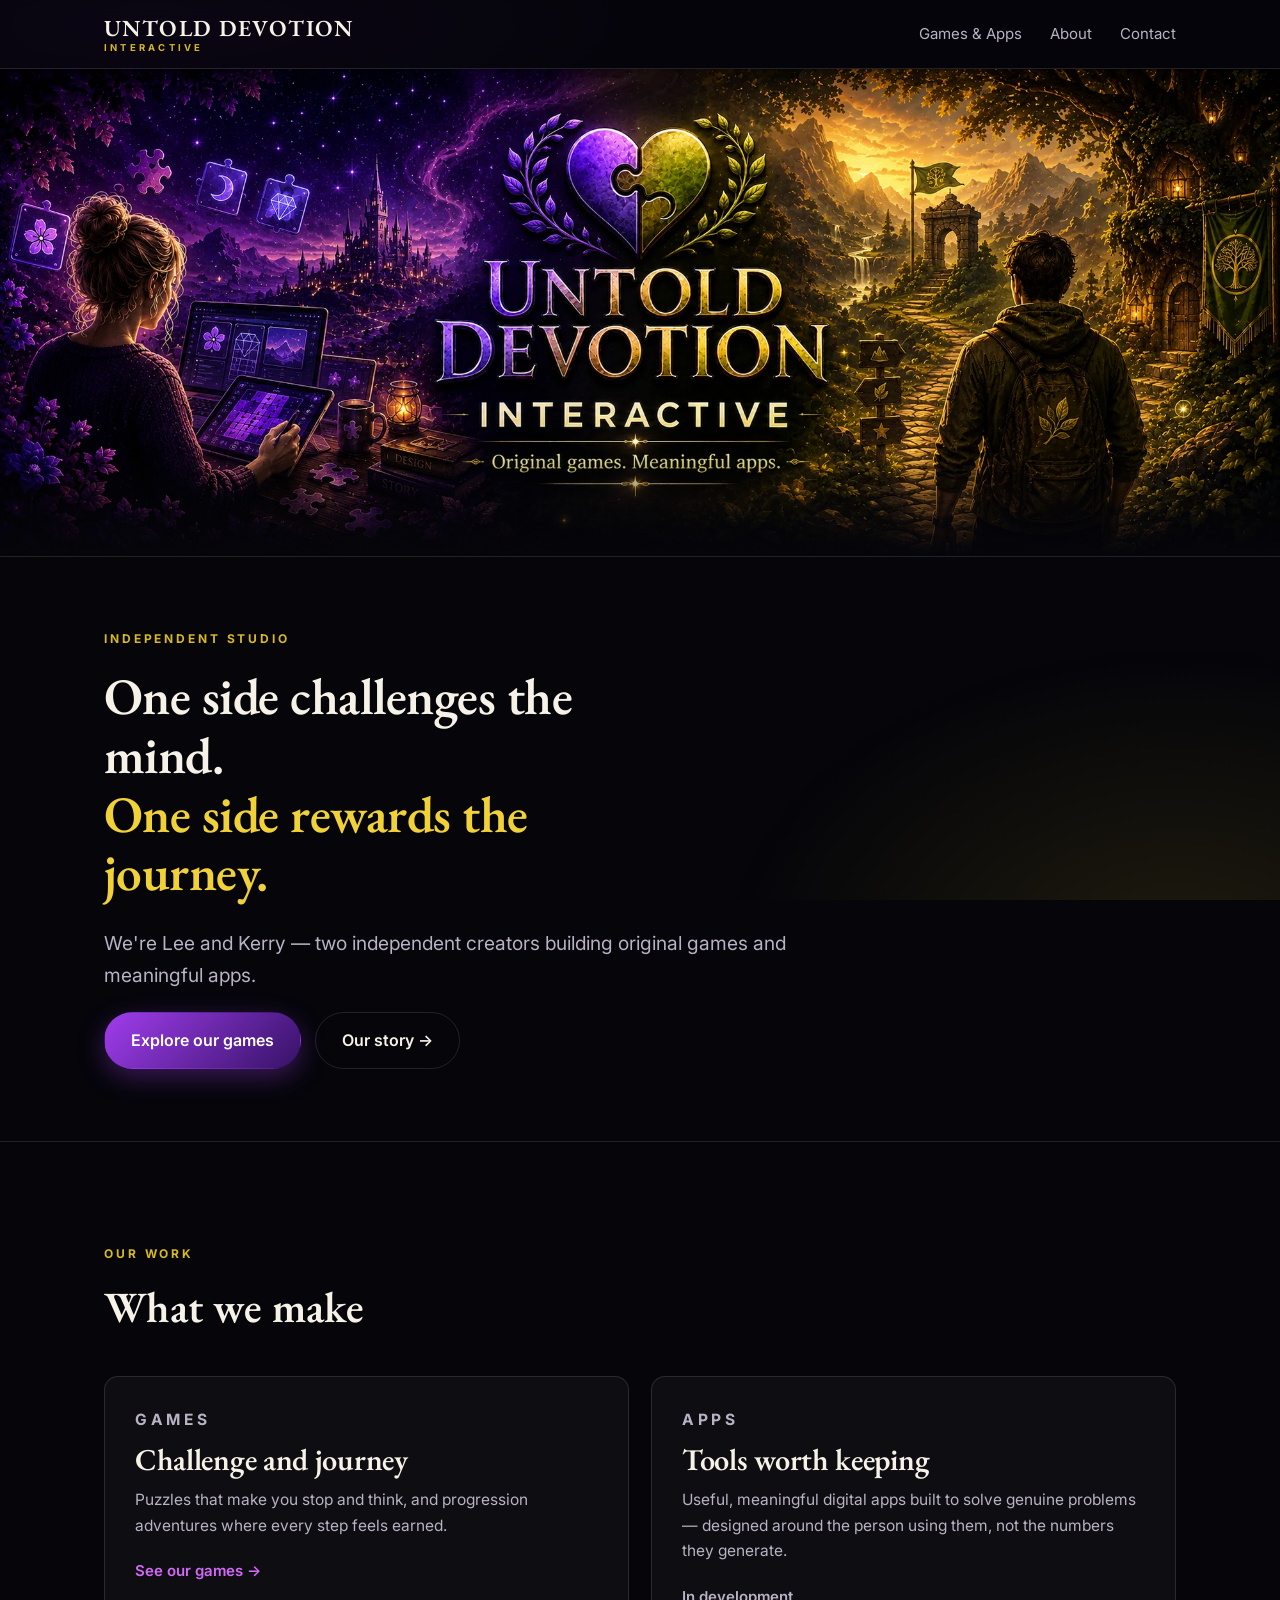
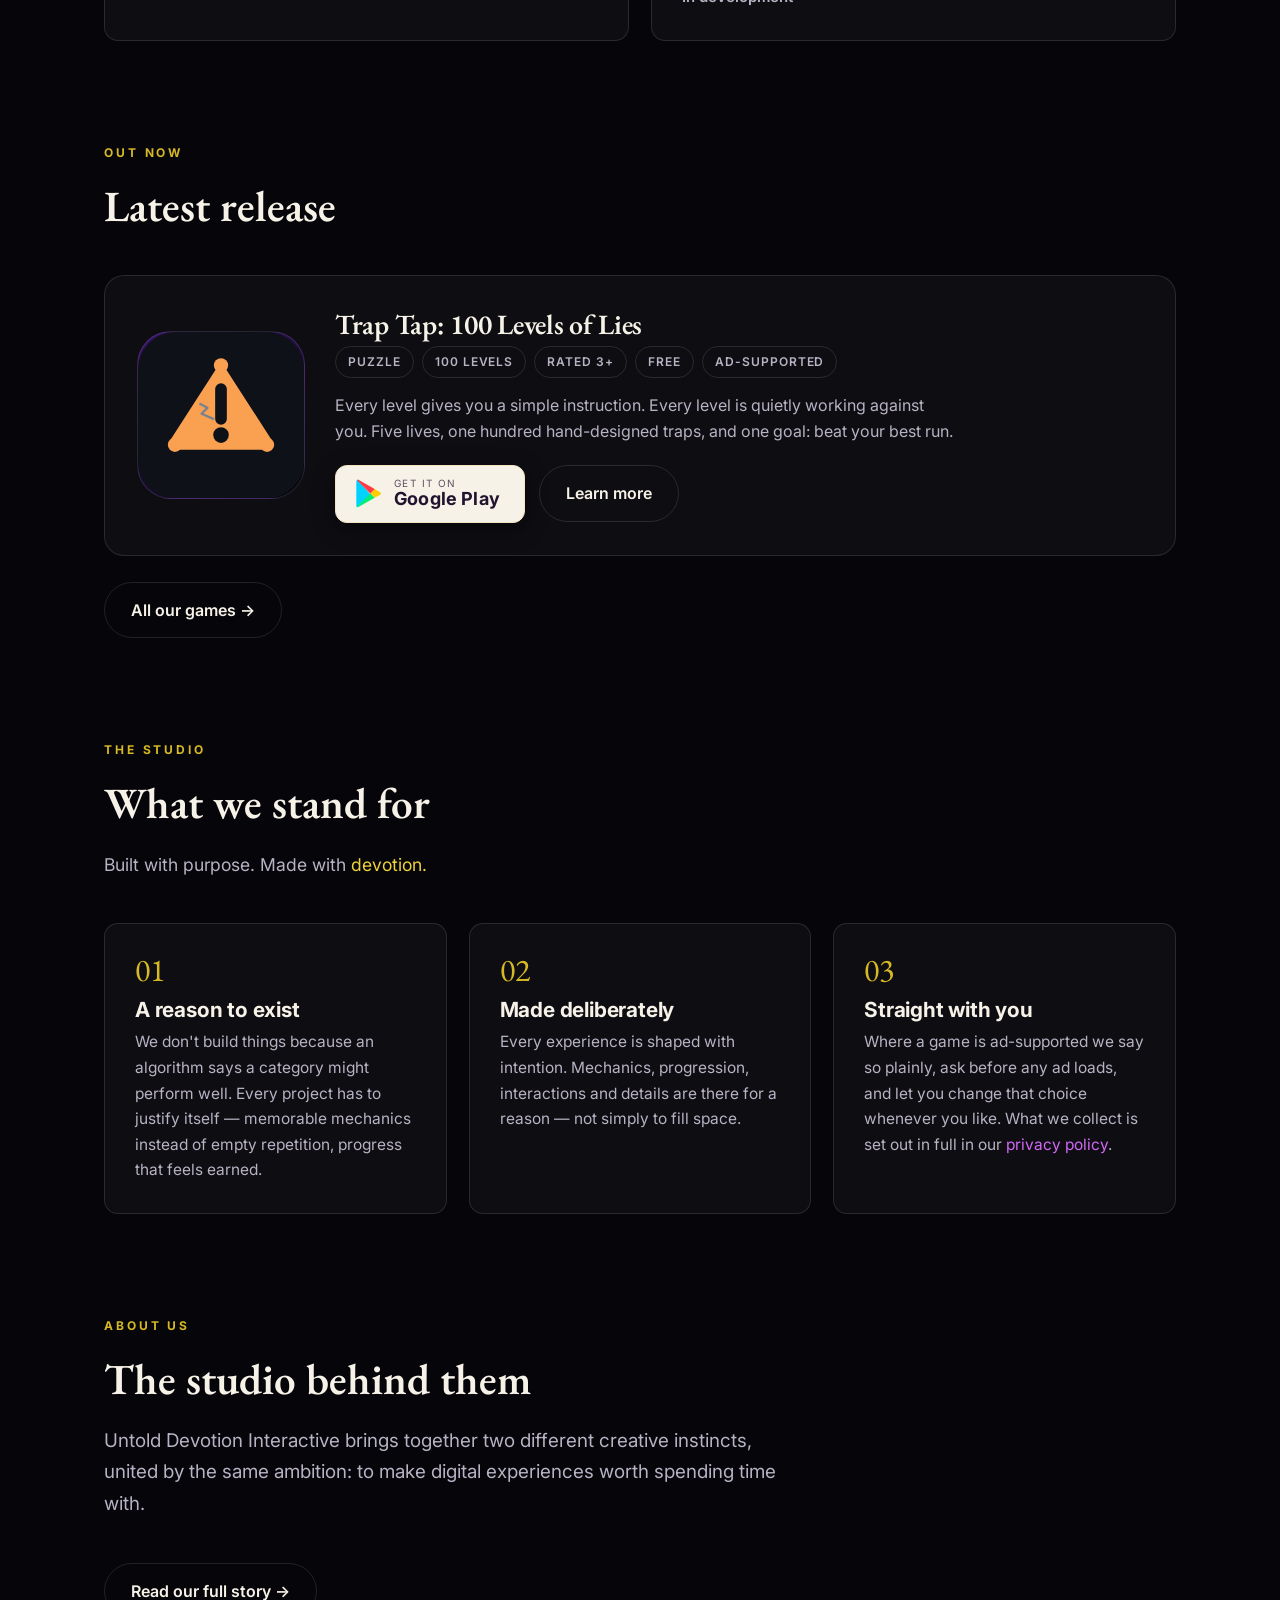
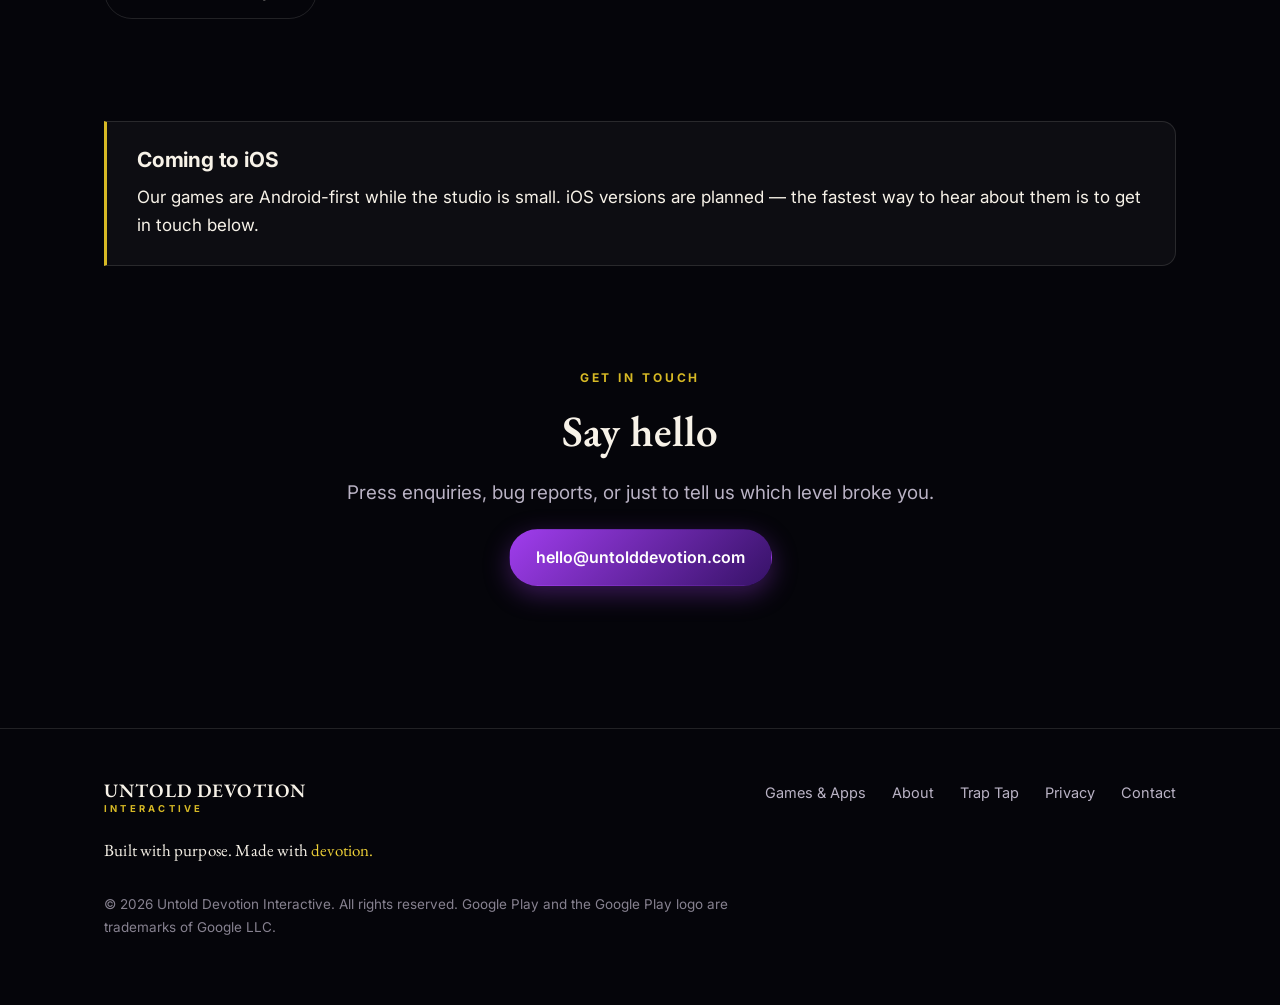
<file: index.html>
<!DOCTYPE html>
<html lang="en-GB">
<head>
<meta charset="utf-8">
<meta name="viewport" content="width=device-width, initial-scale=1">
<title>Untold Devotion Interactive — Original games. Meaningful apps.</title>
<meta name="description" content="Untold Devotion Interactive is Lee and Kerry — two independent creators making original games and meaningful apps. Built with purpose. Made with devotion.">
<link rel="canonical" href="https://untolddevotion.com/">
<meta name="theme-color" content="#05050A">

<meta property="og:type" content="website">
<meta property="og:site_name" content="Untold Devotion Interactive">
<meta property="og:title" content="Untold Devotion Interactive">
<meta property="og:description" content="Original games. Meaningful apps. Made by two independent creators.">
<meta property="og:url" content="https://untolddevotion.com/">
<meta property="og:image" content="https://untolddevotion.com/assets/brand/og-image.jpg">
<meta name="twitter:card" content="summary_large_image">

<link rel="icon" href="/favicon.ico" sizes="any">
<link rel="icon" href="/assets/brand/mark.svg" type="image/svg+xml">
<link rel="apple-touch-icon" href="/assets/brand/touch-icon.png">

<link rel="preconnect" href="https://fonts.googleapis.com">
<link rel="preconnect" href="https://fonts.gstatic.com" crossorigin>
<link href="https://fonts.googleapis.com/css2?family=EB+Garamond:wght@500;600&family=Inter:wght@400;600;700&display=swap" rel="stylesheet">
<link rel="stylesheet" href="/assets/site.css?v=19122ed1">
<link rel="preload" as="image" href="/assets/brand/banner.webp" type="image/webp" media="(min-width: 701px)">

<script type="application/ld+json">
{
  "@context": "https://schema.org",
  "@type": "Organization",
  "name": "Untold Devotion Interactive",
  "url": "https://untolddevotion.com/",
  "logo": "https://untolddevotion.com/assets/brand/og-image.jpg",
  "description": "Independent studio founded by Lee and Kerry, making original games and meaningful apps.",
  "founder": [{"@type":"Person","name":"Lee"},{"@type":"Person","name":"Kerry"}]
}
</script>
</head>
<body>
<a class="skip" href="#main">Skip to content</a>

<header class="site-header">
  <div class="wrap">
    <a class="brand" href="/">
      <span class="brand-name">Untold Devotion</span>
      <span class="brand-sub">Interactive</span>
    </a>
    <nav class="nav" aria-label="Main">
      <a href="/games/">Games &amp; Apps</a>
      <a href="/about/">About</a>
      <a href="/#contact">Contact</a>
    </nav>
  </div>
</header>

<main id="main">

  <section class="banner" aria-label="Untold Devotion Interactive">
    <picture>
      <source media="(max-width: 700px)" type="image/webp" srcset="/assets/brand/banner-mobile.webp">
      <source media="(max-width: 700px)" srcset="/assets/brand/banner-mobile.jpg">
      <source type="image/webp" srcset="/assets/brand/banner.webp">
      <img src="/assets/brand/banner.jpg"
           alt="Untold Devotion Interactive — a purple, star-lit world of puzzles on one side and a golden, sunlit path through woodland on the other"
           width="2000" height="761" fetchpriority="high"
           onerror="this.closest('.banner').remove()">
    </picture>
  </section>

  <section class="hero" style="padding-block:clamp(40px,6vw,72px)">
    <div class="wrap">
      <p class="eyebrow">Independent Studio</p>
      <h1 style="font-size:clamp(1.75rem,6.6vw,3.2rem);max-width:22ch">One side challenges the mind.<br><span class="gold">One side rewards the journey.</span></h1>
      <p class="lede" style="font-size:1.2rem">We're Lee and Kerry — two independent creators building original games and meaningful apps.</p>
      <div class="btn-row">
        <a class="btn btn-primary" href="/games/">Explore our games</a>
        <a class="btn btn-ghost" href="/about/">Our story →</a>
      </div>
    </div>
  </section>

  <hr class="rule">

  <section id="what-we-make">
    <div class="wrap">
      <div class="section-head">
        <p class="eyebrow">Our work</p>
        <h2>What we make</h2>
      </div>

      <div class="grid grid-2">
        <a class="card route-card" href="/games/">
          <p class="eyebrow" style="margin-bottom:10px">Games</p>
          <h3 style="font-family:var(--display);font-size:1.9rem;font-weight:600;margin-bottom:10px">Challenge and journey</h3>
          <p style="margin-bottom:18px">Puzzles that make you stop and think, and progression adventures where every step feels earned.</p>
          <span class="route-link">See our games →</span>
        </a>

        <div class="card">
          <p class="eyebrow" style="margin-bottom:10px">Apps</p>
          <h3 style="font-family:var(--display);font-size:1.9rem;font-weight:600;margin-bottom:10px">Tools worth keeping</h3>
          <p style="margin-bottom:18px">Useful, meaningful digital apps built to solve genuine problems — designed around the person using them, not the numbers they generate.</p>
          <span class="route-link" style="color:var(--text-dim)">In development</span>
        </div>
      </div>
    </div>
  </section>

  <section id="games" style="padding-top:0">
    <div class="wrap">
      <div class="section-head">
        <p class="eyebrow">Out now</p>
        <h2>Latest release</h2>
      </div>

      <article class="game-card">
        <div class="art">
          <img src="/assets/games/traptap/icon.svg" alt="Trap Tap app icon" width="512" height="512">
        </div>
        <div>
          <h3>Trap Tap: 100 Levels of Lies</h3>
          <ul class="meta">
            <li>Puzzle</li>
            <li>100 Levels</li>
            <li>Rated 3+</li>
            <li>Free</li>
            <li>Ad-supported</li>
          </ul>
          <p class="lede" style="font-size:1rem;margin-bottom:20px">Every level gives you a simple instruction. Every level is quietly working against you. Five lives, one hundred hand-designed traps, and one goal: beat your best run.</p>
          <div class="btn-row">
            <a class="badge-store" href="https://play.google.com/store/apps/details?id=com.untolddevotion.traptap" target="_blank" rel="noopener">
              <svg viewBox="0 0 512 566" aria-hidden="true" focusable="false">
                <path fill="#00D2FF" d="M22 8C12 18 6 34 6 55v456c0 21 6 37 16 47l3 2 256-256v-6L25 6z"/>
                <path fill="#FFCE00" d="M366 369l-85-85v-6l85-85 2 1 101 57c29 16 29 43 0 60l-101 57z"/>
                <path fill="#00F076" d="M368 368l-87-87L22 540c10 10 25 11 43 1l303-173"/>
                <path fill="#FF3A44" d="M368 194L65 22C47 11 32 13 22 23l259 258z"/>
              </svg>
              <span class="badge-text">
                <span class="badge-small">Get it on</span>
                <span class="badge-big">Google Play</span>
              </span>
            </a>
            <a class="btn btn-ghost" href="/traptap/">Learn more</a>
          </div>
        </div>
      </article>

      <div class="btn-row" style="margin-top:26px">
        <a class="btn btn-ghost" href="/games/">All our games →</a>
      </div>
    </div>
  </section>

  <section id="studio" style="padding-top:0">
    <div class="wrap">
      <div class="section-head">
        <p class="eyebrow">The Studio</p>
        <h2>What we stand for</h2>
        <p class="lede" style="font-size:1.1rem">Built with purpose. Made with <span class="gold">devotion.</span></p>
      </div>
      <div class="grid grid-3">
        <div class="card">
          <div class="num">01</div>
          <h3>A reason to exist</h3>
          <p>We don't build things because an algorithm says a category might perform well. Every project has to justify itself — memorable mechanics instead of empty repetition, progress that feels earned.</p>
        </div>
        <div class="card">
          <div class="num">02</div>
          <h3>Made deliberately</h3>
          <p>Every experience is shaped with intention. Mechanics, progression, interactions and details are there for a reason — not simply to fill space.</p>
        </div>
        <div class="card">
          <div class="num">03</div>
          <h3>Straight with you</h3>
          <p>Where a game is ad-supported we say so plainly, ask before any ad loads, and let you change that choice whenever you like. What we collect is set out in full in our <a href="/privacy/">privacy policy</a>.</p>
        </div>
      </div>
    </div>
  </section>

  <section id="about" style="padding-top:0">
    <div class="wrap">
      <div class="section-head">
        <p class="eyebrow">About Us</p>
        <h2>The studio behind them</h2>
        <p class="lede">Untold Devotion Interactive brings together two different creative instincts, united by the same ambition: to make digital experiences worth spending time with.</p>
      </div>
      <div class="btn-row" style="margin-top:32px">
        <a class="btn btn-ghost" href="/about/">Read our full story →</a>
      </div>
    </div>
  </section>

  <section class="cta-band" style="padding-top:0">
    <div class="wrap">
      <div class="callout" style="text-align:left">
        <h3>Coming to iOS</h3>
        <p>Our games are Android-first while the studio is small. iOS versions are planned — the fastest way to hear about them is to get in touch below.</p>
      </div>
    </div>
  </section>

  <section id="contact" style="padding-top:0">
    <div class="wrap cta-band">
      <p class="eyebrow">Get in touch</p>
      <h2>Say hello</h2>
      <p class="lede" style="margin-inline:auto;text-align:center">Press enquiries, bug reports, or just to tell us which level broke you.</p>
      <div class="btn-row">
        <a class="btn btn-primary" href="mailto:hello@untolddevotion.com">hello@untolddevotion.com</a>
      </div>
    </div>
  </section>

</main>

<footer class="site-footer">
  <div class="wrap">
    <div class="footer-grid">
      <div>
        <a class="brand" href="/">
          <span class="brand-name" style="font-size:19px">Untold Devotion</span>
          <span class="brand-sub">Interactive</span>
        </a>
      </div>
      <nav class="footer-links" aria-label="Footer">
        <a href="/games/">Games &amp; Apps</a>
        <a href="/about/">About</a>
        <a href="/traptap/">Trap Tap</a>
        <a href="/privacy/">Privacy</a>
        <a href="mailto:hello@untolddevotion.com">Contact</a>
      </nav>
    </div>
    <p class="footer-tagline">Built with purpose. Made with <span class="gold">devotion.</span></p>
    <p class="footer-legal">
      © <span id="yr">2026</span> Untold Devotion Interactive. All rights reserved.
      Google Play and the Google Play logo are trademarks of Google LLC.
    </p>
  </div>
</footer>

<script>document.getElementById('yr').textContent = new Date().getFullYear();</script>
</body>
</html>
</file>
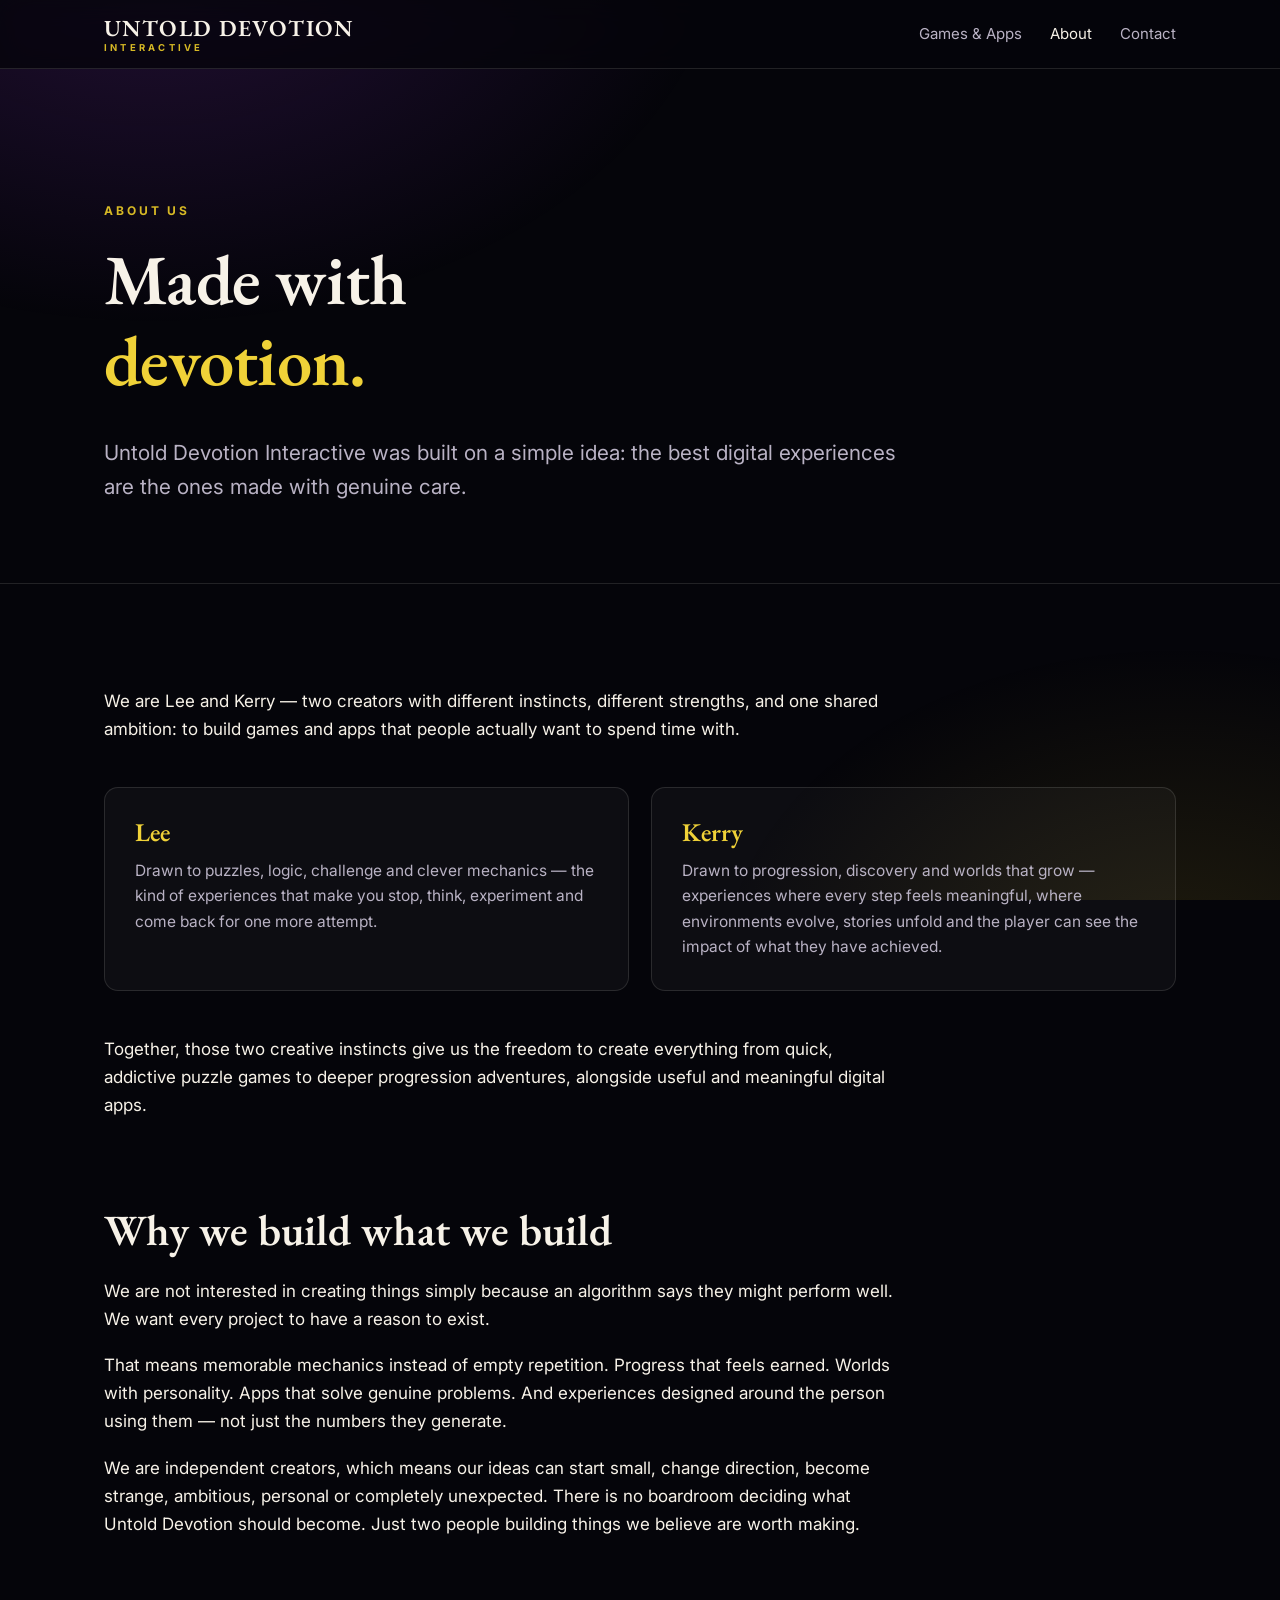
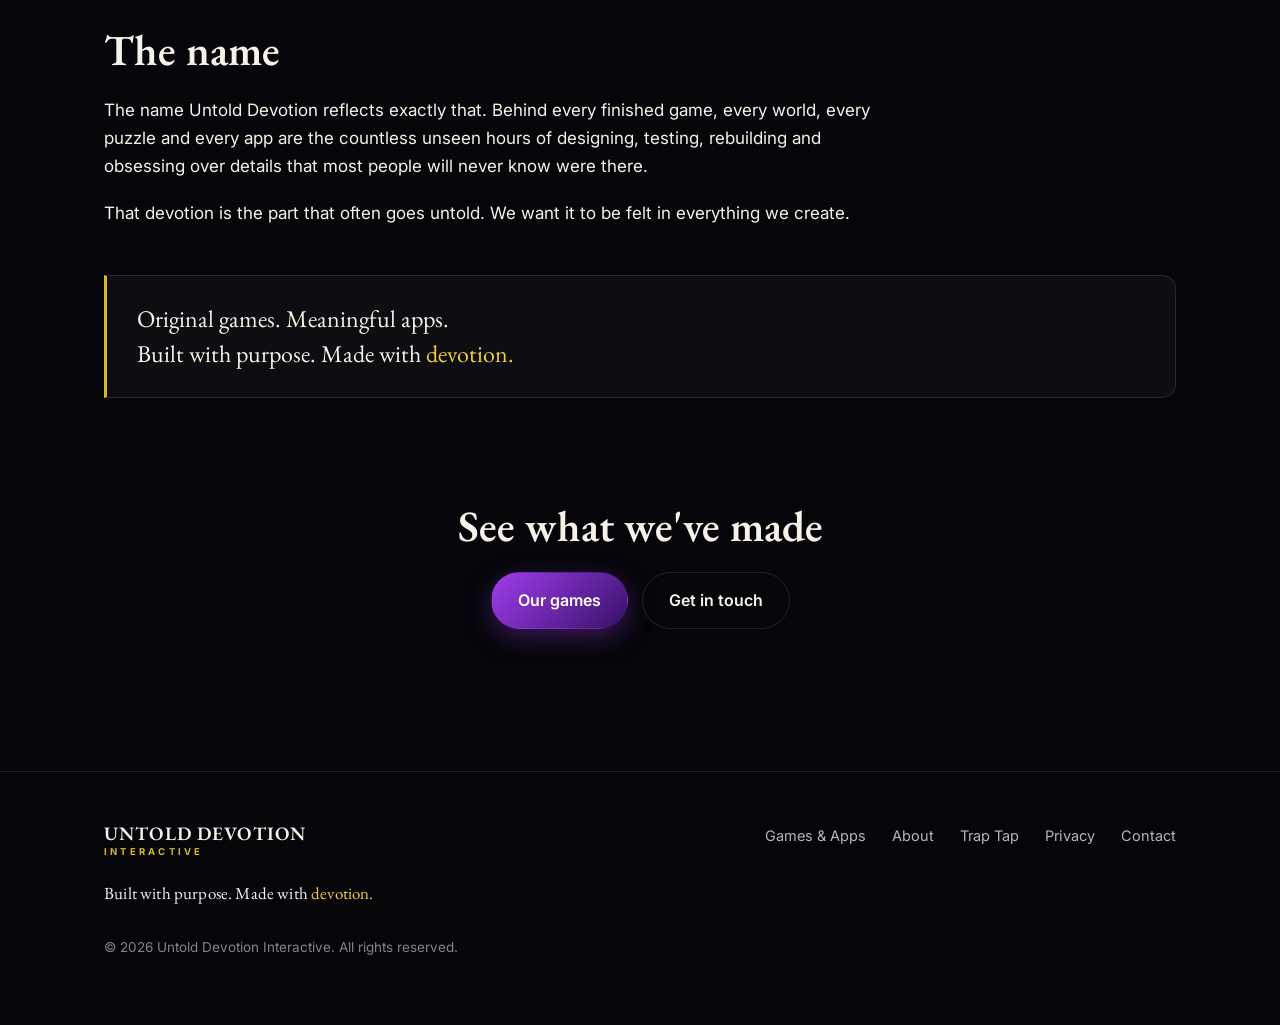
<file: about/index.html>
<!DOCTYPE html>
<html lang="en-GB">
<head>
<meta charset="utf-8">
<meta name="viewport" content="width=device-width, initial-scale=1">
<title>About Us — Untold Devotion Interactive</title>
<meta name="description" content="Untold Devotion Interactive is Lee and Kerry — two independent creators making original games and meaningful apps, built with genuine care.">
<link rel="canonical" href="https://untolddevotion.com/about/">
<meta name="theme-color" content="#05050A">

<meta property="og:type" content="website">
<meta property="og:site_name" content="Untold Devotion Interactive">
<meta property="og:title" content="About Untold Devotion Interactive">
<meta property="og:description" content="Two independent creators. Original games. Meaningful apps. Experiences made with devotion.">
<meta property="og:url" content="https://untolddevotion.com/about/">
<meta property="og:image" content="https://untolddevotion.com/assets/brand/og-image.jpg">
<meta name="twitter:card" content="summary_large_image">

<link rel="icon" href="/favicon.ico" sizes="any">
<link rel="icon" href="/assets/brand/mark.svg" type="image/svg+xml">
<link rel="apple-touch-icon" href="/assets/brand/touch-icon.png">

<link rel="preconnect" href="https://fonts.googleapis.com">
<link rel="preconnect" href="https://fonts.gstatic.com" crossorigin>
<link href="https://fonts.googleapis.com/css2?family=EB+Garamond:wght@500;600&family=Inter:wght@400;600;700&display=swap" rel="stylesheet">
<link rel="stylesheet" href="/assets/site.css?v=19122ed1">
</head>
<body>
<a class="skip" href="#main">Skip to content</a>

<header class="site-header">
  <div class="wrap">
    <a class="brand" href="/">
      <span class="brand-name">Untold Devotion</span>
      <span class="brand-sub">Interactive</span>
    </a>
    <nav class="nav" aria-label="Main">
      <a href="/games/">Games &amp; Apps</a>
      <a href="/about/" aria-current="page">About</a>
      <a href="/#contact">Contact</a>
    </nav>
  </div>
</header>

<main id="main">

  <section class="hero" style="padding-bottom:clamp(32px,5vw,56px)">
    <div class="wrap">
      <p class="eyebrow">About Us</p>
      <h1 style="max-width:16ch;font-size:clamp(2rem,8vw,4.4rem)">Made with <span class="gold">devotion.</span></h1>
      <p class="lede" style="font-size:1.3rem">Untold Devotion Interactive was built on a simple idea: the best digital experiences are the ones made with genuine care.</p>
    </div>
  </section>

  <hr class="rule">

  <section>
    <div class="wrap"><div class="prose">
      <p>We are Lee and Kerry — two creators with different instincts, different strengths, and one shared ambition: to build games and apps that people actually want to spend time with.</p>
    </div></div>

    <div class="wrap" style="margin-block:44px">
      <div class="grid grid-2">
        <div class="card">
          <h2 class="gold" style="font-family:var(--display);font-size:1.6rem;font-weight:600;margin-bottom:.4em">Lee</h2>
          <p>Drawn to puzzles, logic, challenge and clever mechanics — the kind of experiences that make you stop, think, experiment and come back for one more attempt.</p>
        </div>
        <div class="card">
          <h2 class="gold" style="font-family:var(--display);font-size:1.6rem;font-weight:600;margin-bottom:.4em">Kerry</h2>
          <p>Drawn to progression, discovery and worlds that grow — experiences where every step feels meaningful, where environments evolve, stories unfold and the player can see the impact of what they have achieved.</p>
        </div>
      </div>
    </div>

    <div class="wrap"><div class="prose">
      <p>Together, those two creative instincts give us the freedom to create everything from quick, addictive puzzle games to deeper progression adventures, alongside useful and meaningful digital apps.</p>

      <h2>Why we build what we build</h2>
      <p>We are not interested in creating things simply because an algorithm says they might perform well. We want every project to have a reason to exist.</p>
      <p>That means memorable mechanics instead of empty repetition. Progress that feels earned. Worlds with personality. Apps that solve genuine problems. And experiences designed around the person using them — not just the numbers they generate.</p>
      <p>We are independent creators, which means our ideas can start small, change direction, become strange, ambitious, personal or completely unexpected. There is no boardroom deciding what Untold Devotion should become. Just two people building things we believe are worth making.</p>

      <h2>The name</h2>
      <p>The name Untold Devotion reflects exactly that. Behind every finished game, every world, every puzzle and every app are the countless unseen hours of designing, testing, rebuilding and obsessing over details that most people will never know were there.</p>
      <p>That devotion is the part that often goes untold. We want it to be felt in everything we create.</p>
    </div></div>

    <div class="wrap" style="margin-top:48px">
      <div class="callout">
        <p style="font-family:var(--display);font-size:1.5rem;line-height:1.45;color:var(--cream)">Original games. Meaningful apps.<br>Built with purpose. Made with <span class="gold">devotion.</span></p>
      </div>
    </div>
  </section>

  <section class="cta-band" style="padding-top:0">
    <div class="wrap">
      <h2>See what we've made</h2>
      <div class="btn-row">
        <a class="btn btn-primary" href="/games/">Our games</a>
        <a class="btn btn-ghost" href="mailto:hello@untolddevotion.com">Get in touch</a>
      </div>
    </div>
  </section>

</main>

<footer class="site-footer">
  <div class="wrap">
    <div class="footer-grid">
      <div>
        <a class="brand" href="/">
          <span class="brand-name" style="font-size:19px">Untold Devotion</span>
          <span class="brand-sub">Interactive</span>
        </a>
      </div>
      <nav class="footer-links" aria-label="Footer">
        <a href="/games/">Games &amp; Apps</a>
        <a href="/about/">About</a>
        <a href="/traptap/">Trap Tap</a>
        <a href="/privacy/">Privacy</a>
        <a href="mailto:hello@untolddevotion.com">Contact</a>
      </nav>
    </div>
    <p class="footer-tagline">Built with purpose. Made with <span class="gold">devotion.</span></p>
    <p class="footer-legal">© <span id="yr">2026</span> Untold Devotion Interactive. All rights reserved.</p>
  </div>
</footer>

<script>document.getElementById('yr').textContent = new Date().getFullYear();</script>
</body>
</html>
</file>
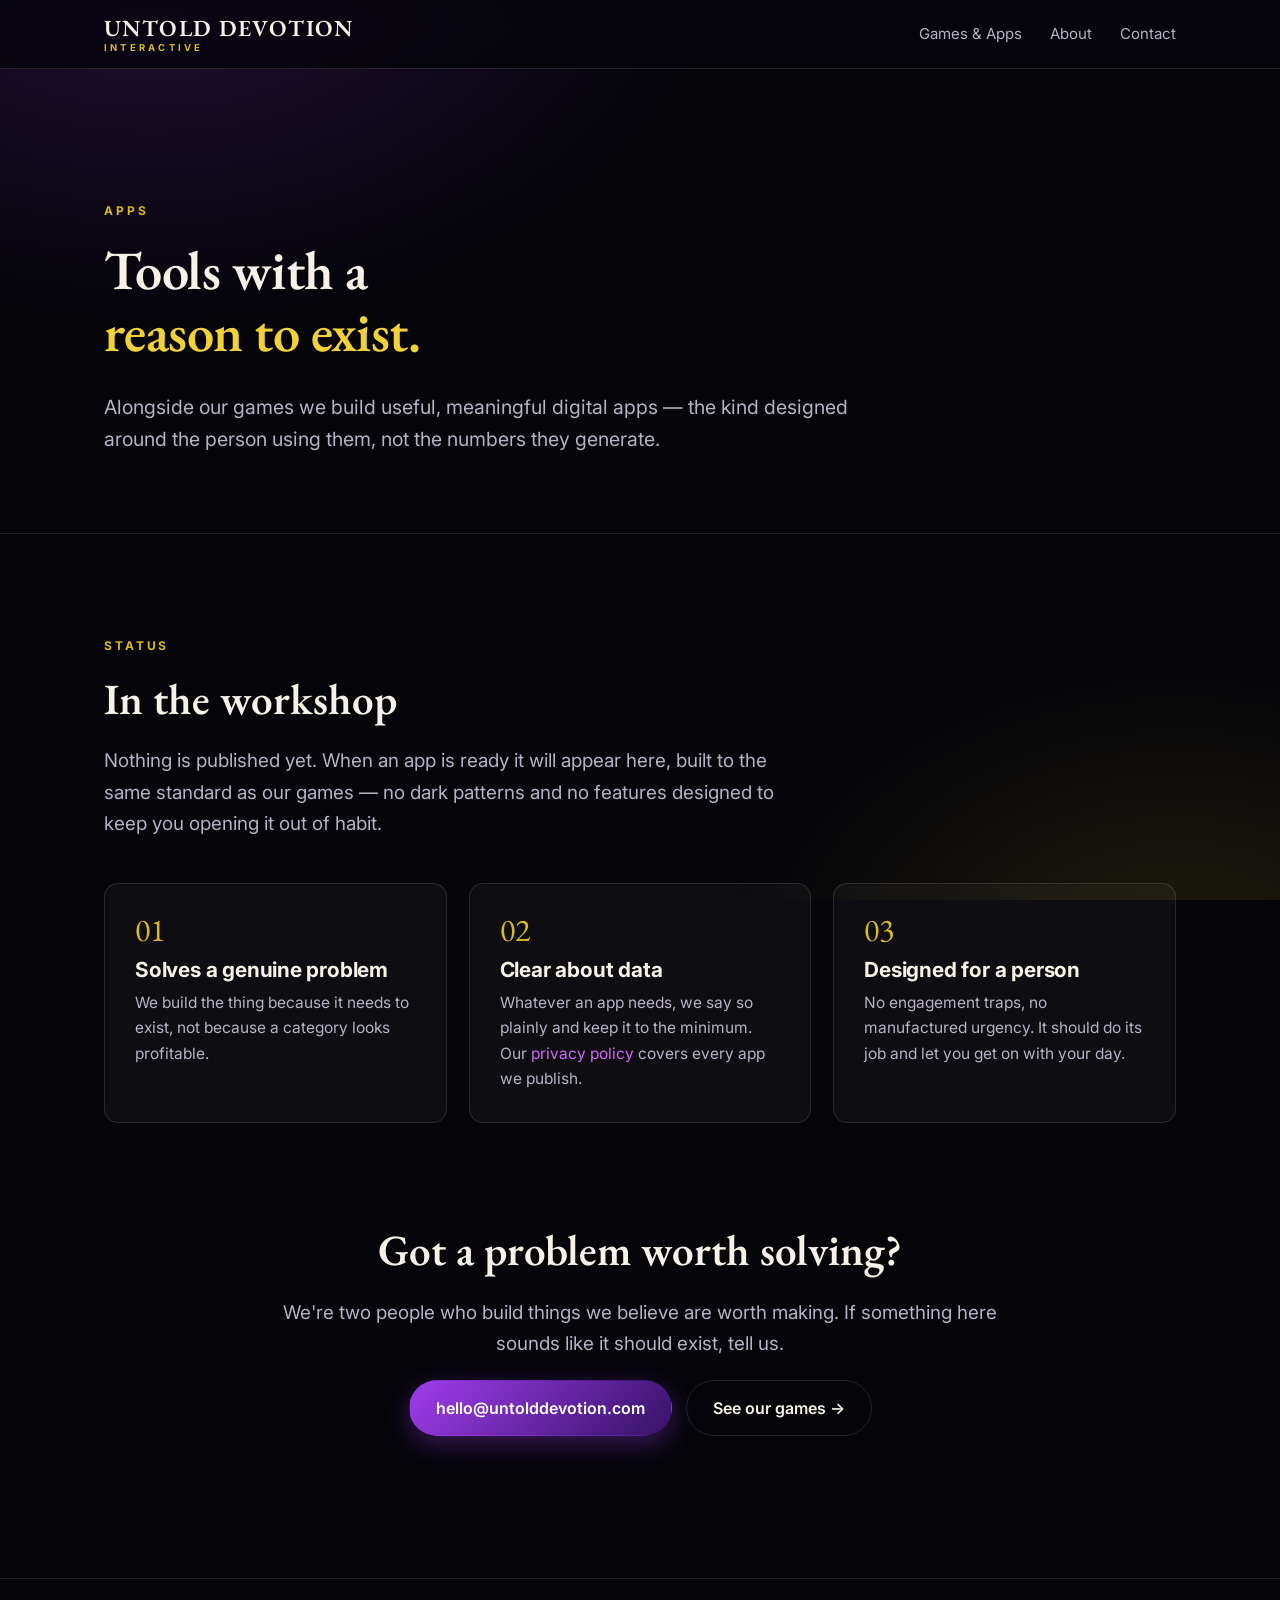
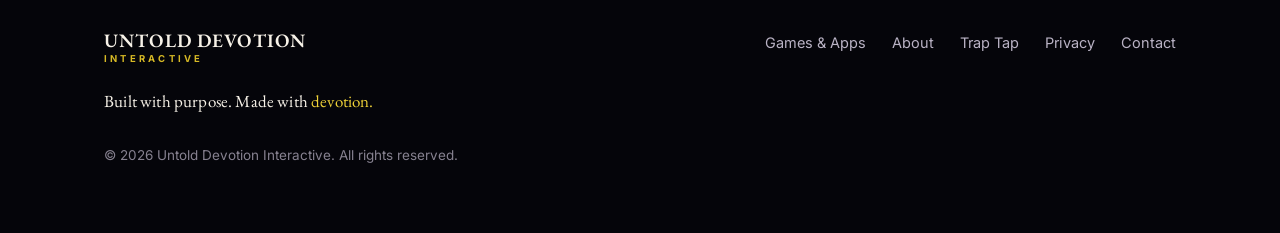
<file: apps/index.html>
<!DOCTYPE html>
<html lang="en-GB">
<head>
<meta charset="utf-8">
<meta name="viewport" content="width=device-width, initial-scale=1">
<title>Apps — Untold Devotion Interactive</title>
<meta name="description" content="Useful, meaningful apps from Untold Devotion Interactive. Built to solve genuine problems, designed around the person using them.">
<link rel="canonical" href="https://untolddevotion.com/apps/">
<meta name="theme-color" content="#05050A">

<!-- UNLINKED PAGE: not in nav, footer or sitemap yet.
     Remove the noindex line below and add the nav/footer/sitemap entries
     when you have a real app to show. See README section "Launching the Apps page". -->
<meta name="robots" content="noindex, nofollow">

<meta property="og:type" content="website">
<meta property="og:site_name" content="Untold Devotion Interactive">
<meta property="og:title" content="Apps — Untold Devotion Interactive">
<meta property="og:description" content="Useful, meaningful apps. Built to solve genuine problems.">
<meta property="og:url" content="https://untolddevotion.com/apps/">
<meta property="og:image" content="https://untolddevotion.com/assets/brand/og-image.jpg">
<meta name="twitter:card" content="summary_large_image">

<link rel="icon" href="/favicon.ico" sizes="any">
<link rel="icon" href="/assets/brand/mark.svg" type="image/svg+xml">
<link rel="apple-touch-icon" href="/assets/brand/touch-icon.png">

<link rel="preconnect" href="https://fonts.googleapis.com">
<link rel="preconnect" href="https://fonts.gstatic.com" crossorigin>
<link href="https://fonts.googleapis.com/css2?family=EB+Garamond:wght@500;600&family=Inter:wght@400;600;700&display=swap" rel="stylesheet">
<link rel="stylesheet" href="/assets/site.css?v=19122ed1">
</head>
<body>
<a class="skip" href="#main">Skip to content</a>

<header class="site-header">
  <div class="wrap">
    <a class="brand" href="/">
      <span class="brand-name">Untold Devotion</span>
      <span class="brand-sub">Interactive</span>
    </a>
    <nav class="nav" aria-label="Main">
      <a href="/games/">Games &amp; Apps</a>
      <a href="/about/">About</a>
      <a href="/#contact">Contact</a>
    </nav>
  </div>
</header>

<main id="main">

  <section class="hero" style="padding-bottom:clamp(32px,5vw,56px)">
    <div class="wrap">
      <p class="eyebrow">Apps</p>
      <h1 style="font-size:clamp(1.8rem,6.6vw,3.4rem);max-width:20ch">Tools with a<br><span class="gold">reason to exist.</span></h1>
      <p class="lede" style="font-size:1.22rem">Alongside our games we build useful, meaningful digital apps — the kind designed around the person using them, not the numbers they generate.</p>
    </div>
  </section>

  <hr class="rule">

  <section>
    <div class="wrap">
      <div class="section-head">
        <p class="eyebrow">Status</p>
        <h2>In the workshop</h2>
        <p class="lede">Nothing is published yet. When an app is ready it will appear here, built to the same standard as our games — no dark patterns and no features designed to keep you opening it out of habit.</p>
      </div>

      <div class="grid grid-3">
        <div class="card">
          <div class="num">01</div>
          <h3>Solves a genuine problem</h3>
          <p>We build the thing because it needs to exist, not because a category looks profitable.</p>
        </div>
        <div class="card">
          <div class="num">02</div>
          <h3>Clear about data</h3>
          <p>Whatever an app needs, we say so plainly and keep it to the minimum. Our <a href="/privacy/">privacy policy</a> covers every app we publish.</p>
        </div>
        <div class="card">
          <div class="num">03</div>
          <h3>Designed for a person</h3>
          <p>No engagement traps, no manufactured urgency. It should do its job and let you get on with your day.</p>
        </div>
      </div>
    </div>
  </section>

  <!-- When you have an app to show, delete the section above and use this pattern instead:

  <section>
    <div class="wrap">
      <div class="section-head">
        <p class="eyebrow">Available now</p>
        <h2>Out now</h2>
      </div>
      <article class="game-card">
        <div class="art">
          <img src="/assets/apps/YOURAPP/icon.svg" alt="Your App icon" width="512" height="512">
        </div>
        <div>
          <h3>Your App Name</h3>
          <ul class="meta">
            <li>Productivity</li>
            <li>Free</li>
          </ul>
          <p class="lede" style="font-size:1rem;margin-bottom:20px">One or two sentences on what it does and who it's for.</p>
          <div class="btn-row">
            <a class="badge-store" href="PLAY_STORE_URL" target="_blank" rel="noopener"> ...copy the badge markup from /games/index.html... </a>
            <a class="btn btn-ghost" href="/yourapp/">Learn more</a>
          </div>
        </div>
      </article>
    </div>
  </section>

  -->

  <section class="cta-band" style="padding-top:0">
    <div class="wrap">
      <h2>Got a problem worth solving?</h2>
      <p class="lede" style="margin-inline:auto;text-align:center">We're two people who build things we believe are worth making. If something here sounds like it should exist, tell us.</p>
      <div class="btn-row">
        <a class="btn btn-primary" href="mailto:hello@untolddevotion.com">hello@untolddevotion.com</a>
        <a class="btn btn-ghost" href="/games/">See our games →</a>
      </div>
    </div>
  </section>

</main>

<footer class="site-footer">
  <div class="wrap">
    <div class="footer-grid">
      <div>
        <a class="brand" href="/">
          <span class="brand-name" style="font-size:19px">Untold Devotion</span>
          <span class="brand-sub">Interactive</span>
        </a>
      </div>
      <nav class="footer-links" aria-label="Footer">
        <a href="/games/">Games &amp; Apps</a>
        <a href="/about/">About</a>
        <a href="/traptap/">Trap Tap</a>
        <a href="/privacy/">Privacy</a>
        <a href="mailto:hello@untolddevotion.com">Contact</a>
      </nav>
    </div>
    <p class="footer-tagline">Built with purpose. Made with <span class="gold">devotion.</span></p>
    <p class="footer-legal">© <span id="yr">2026</span> Untold Devotion Interactive. All rights reserved.</p>
  </div>
</footer>

<script>document.getElementById('yr').textContent = new Date().getFullYear();</script>
</body>
</html>
</file>
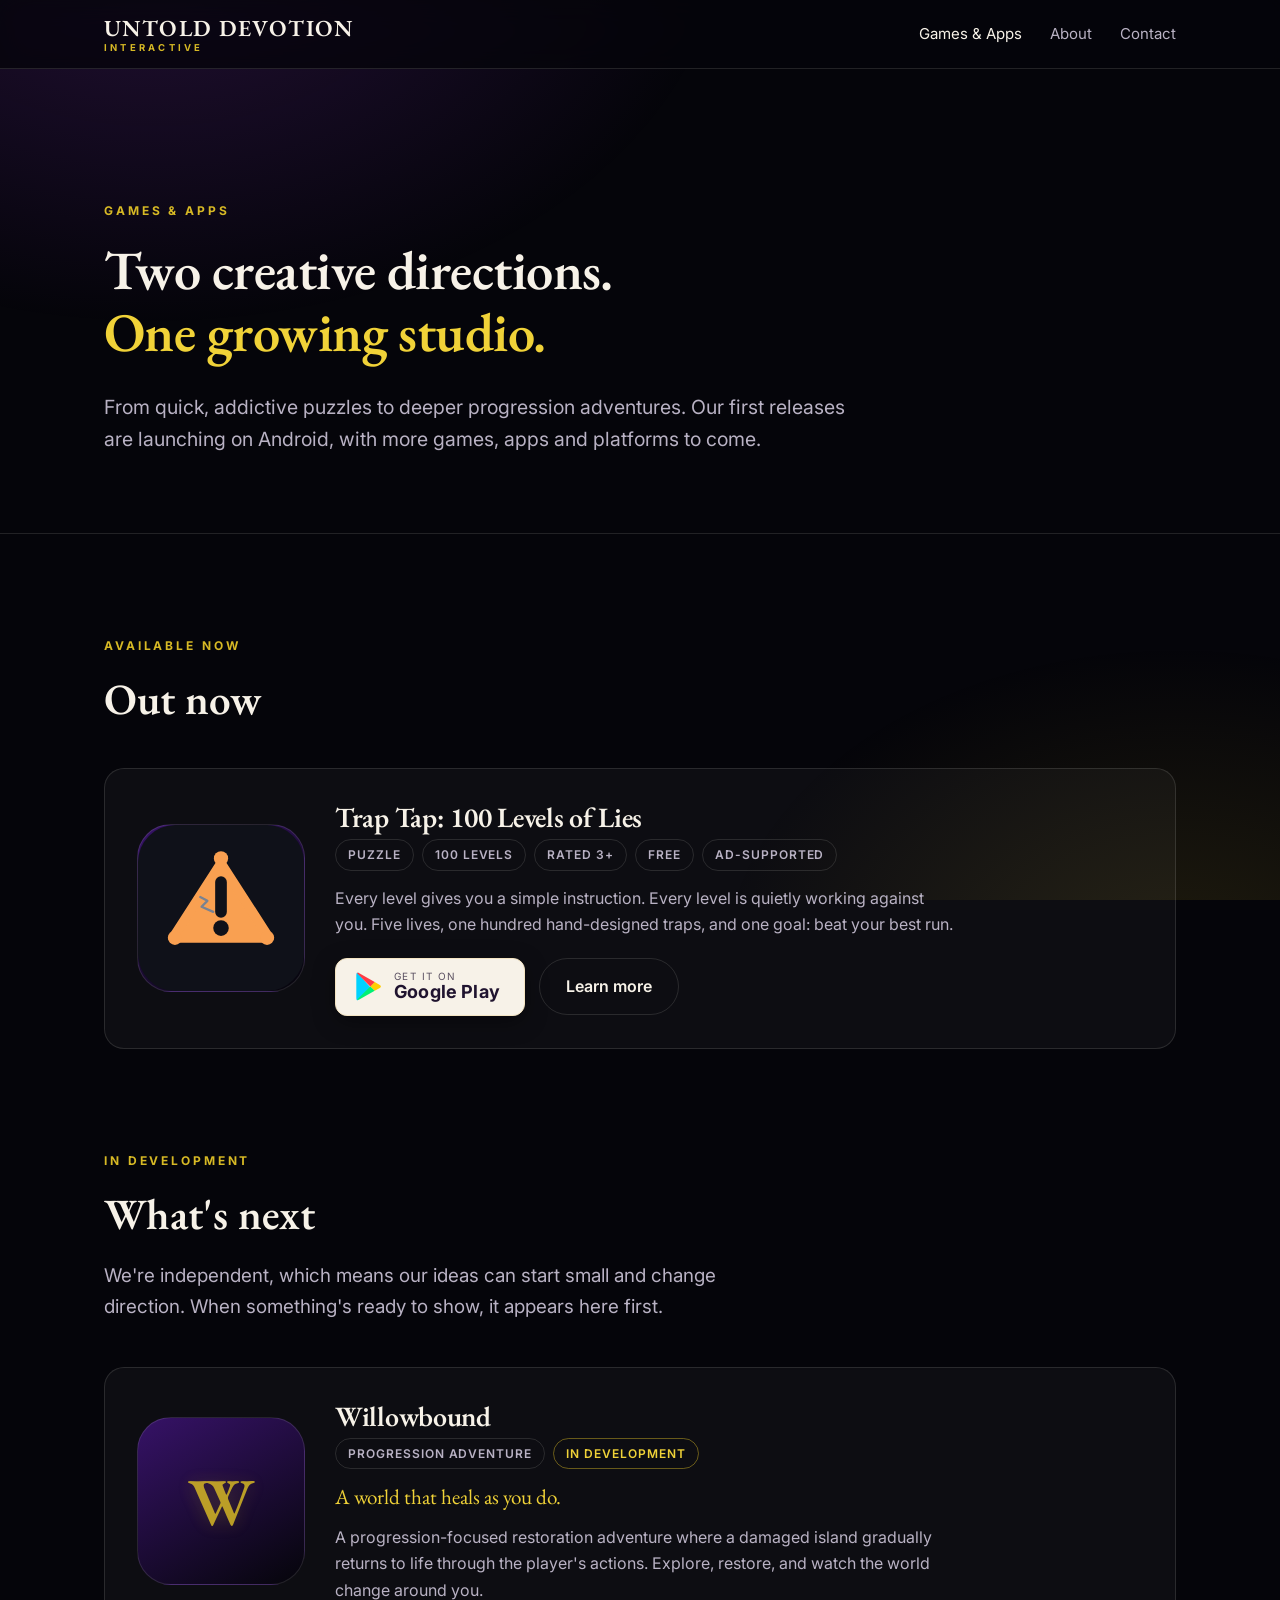
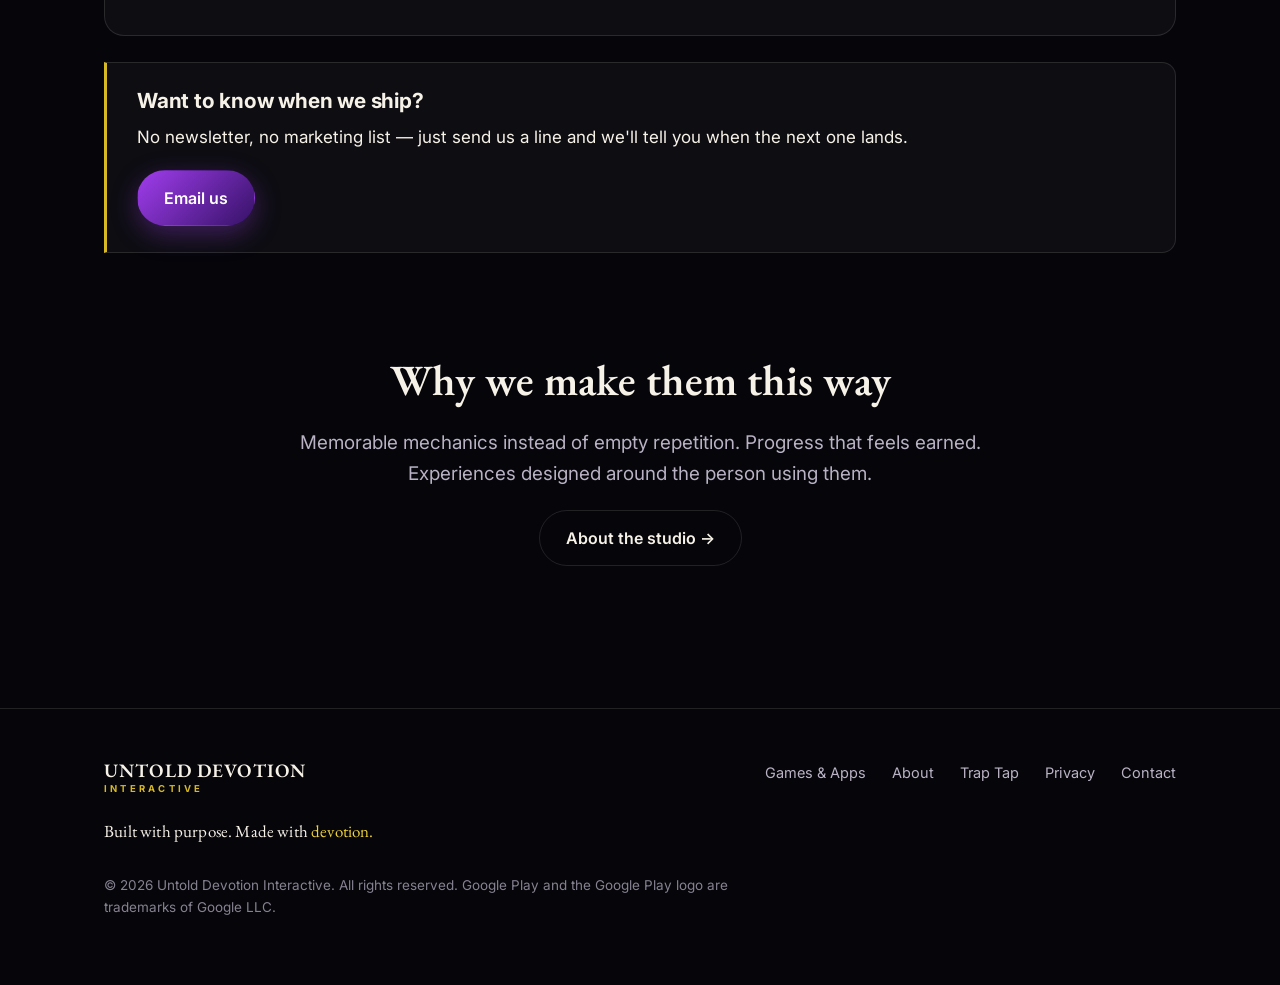
<file: games/index.html>
<!DOCTYPE html>
<html lang="en-GB">
<head>
<meta charset="utf-8">
<meta name="viewport" content="width=device-width, initial-scale=1">
<title>Games &amp; Apps — Untold Devotion Interactive</title>
<meta name="description" content="Original games and apps from Untold Devotion Interactive. Puzzles that challenge the mind and progression adventures that reward the journey. Launching on Android, with more platforms to come.">
<link rel="canonical" href="https://untolddevotion.com/games/">
<meta name="theme-color" content="#05050A">

<meta property="og:type" content="website">
<meta property="og:site_name" content="Untold Devotion Interactive">
<meta property="og:title" content="Games &amp; Apps — Untold Devotion Interactive">
<meta property="og:description" content="Original mobile games. Puzzles that challenge the mind, adventures that reward the journey.">
<meta property="og:url" content="https://untolddevotion.com/games/">
<meta property="og:image" content="https://untolddevotion.com/assets/brand/og-image.jpg">
<meta name="twitter:card" content="summary_large_image">

<link rel="icon" href="/favicon.ico" sizes="any">
<link rel="icon" href="/assets/brand/mark.svg" type="image/svg+xml">
<link rel="apple-touch-icon" href="/assets/brand/touch-icon.png">

<link rel="preconnect" href="https://fonts.googleapis.com">
<link rel="preconnect" href="https://fonts.gstatic.com" crossorigin>
<link href="https://fonts.googleapis.com/css2?family=EB+Garamond:wght@500;600&family=Inter:wght@400;600;700&display=swap" rel="stylesheet">
<link rel="stylesheet" href="/assets/site.css?v=19122ed1">
</head>
<body>
<a class="skip" href="#main">Skip to content</a>

<header class="site-header">
  <div class="wrap">
    <a class="brand" href="/">
      <span class="brand-name">Untold Devotion</span>
      <span class="brand-sub">Interactive</span>
    </a>
    <nav class="nav" aria-label="Main">
      <a href="/games/" aria-current="page">Games &amp; Apps</a>
      <a href="/about/">About</a>
      <a href="/#contact">Contact</a>
    </nav>
  </div>
</header>

<main id="main">

  <section class="hero" style="padding-bottom:clamp(32px,5vw,56px)">
    <div class="wrap">
      <p class="eyebrow">Games &amp; Apps</p>
      <h1 style="font-size:clamp(1.8rem,6.6vw,3.4rem);max-width:20ch">Two creative directions.<br><span class="gold">One growing studio.</span></h1>
      <p class="lede" style="font-size:1.22rem">From quick, addictive puzzles to deeper progression adventures. Our first releases are launching on Android, with more games, apps and platforms to come.</p>
    </div>
  </section>

  <hr class="rule">

  <section>
    <div class="wrap">
      <div class="section-head">
        <p class="eyebrow">Available now</p>
        <h2>Out now</h2>
      </div>

      <article class="game-card">
        <div class="art">
          <img src="/assets/games/traptap/icon.svg" alt="Trap Tap app icon" width="512" height="512">
        </div>
        <div>
          <h3>Trap Tap: 100 Levels of Lies</h3>
          <ul class="meta">
            <li>Puzzle</li>
            <li>100 Levels</li>
            <li>Rated 3+</li>
            <li>Free</li>
            <li>Ad-supported</li>
          </ul>
          <p class="lede" style="font-size:1rem;margin-bottom:20px">Every level gives you a simple instruction. Every level is quietly working against you. Five lives, one hundred hand-designed traps, and one goal: beat your best run.</p>
          <div class="btn-row">
            <a class="badge-store" href="https://play.google.com/store/apps/details?id=com.untolddevotion.traptap" target="_blank" rel="noopener">
              <svg viewBox="0 0 512 566" aria-hidden="true" focusable="false">
                <path fill="#00D2FF" d="M22 8C12 18 6 34 6 55v456c0 21 6 37 16 47l3 2 256-256v-6L25 6z"/>
                <path fill="#FFCE00" d="M366 369l-85-85v-6l85-85 2 1 101 57c29 16 29 43 0 60l-101 57z"/>
                <path fill="#00F076" d="M368 368l-87-87L22 540c10 10 25 11 43 1l303-173"/>
                <path fill="#FF3A44" d="M368 194L65 22C47 11 32 13 22 23l259 258z"/>
              </svg>
              <span class="badge-text">
                <span class="badge-small">Get it on</span>
                <span class="badge-big">Google Play</span>
              </span>
            </a>
            <a class="btn btn-ghost" href="/traptap/">Learn more</a>
          </div>
        </div>
      </article>

      <!-- Duplicate the <article class="game-card"> block above for each new game. -->

    </div>
  </section>

  <section style="padding-top:0">
    <div class="wrap">
      <div class="section-head">
        <p class="eyebrow">In development</p>
        <h2>What's next</h2>
        <p class="lede">We're independent, which means our ideas can start small and change direction. When something's ready to show, it appears here first.</p>
      </div>
      <article class="game-card" style="margin-bottom:26px">
        <div class="art art-placeholder" aria-hidden="true">
          <span class="art-initial">W</span>
        </div>
        <div>
          <h3>Willowbound</h3>
          <ul class="meta">
            <li>Progression Adventure</li>
            <li class="meta-dev">In development</li>
          </ul>
          <p class="teaser">A world that heals as you do.</p>
          <p class="lede" style="font-size:1rem;margin-bottom:0">A progression-focused restoration adventure where a damaged island gradually returns to life through the player's actions. Explore, restore, and watch the world change around you.</p>
        </div>
      </article>

      <div class="callout">
        <h3>Want to know when we ship?</h3>
        <p style="margin-bottom:18px">No newsletter, no marketing list — just send us a line and we'll tell you when the next one lands.</p>
        <a class="btn btn-primary" href="mailto:hello@untolddevotion.com?subject=Tell%20me%20when%20you%20ship">Email us</a>
      </div>
    </div>
  </section>

  <section class="cta-band" style="padding-top:0">
    <div class="wrap">
      <h2>Why we make them this way</h2>
      <p class="lede" style="margin-inline:auto;text-align:center">Memorable mechanics instead of empty repetition. Progress that feels earned. Experiences designed around the person using them.</p>
      <div class="btn-row">
        <a class="btn btn-ghost" href="/about/">About the studio →</a>
      </div>
    </div>
  </section>

</main>

<footer class="site-footer">
  <div class="wrap">
    <div class="footer-grid">
      <div>
        <a class="brand" href="/">
          <span class="brand-name" style="font-size:19px">Untold Devotion</span>
          <span class="brand-sub">Interactive</span>
        </a>
      </div>
      <nav class="footer-links" aria-label="Footer">
        <a href="/games/">Games &amp; Apps</a>
        <a href="/about/">About</a>
        <a href="/traptap/">Trap Tap</a>
        <a href="/privacy/">Privacy</a>
        <a href="mailto:hello@untolddevotion.com">Contact</a>
      </nav>
    </div>
    <p class="footer-tagline">Built with purpose. Made with <span class="gold">devotion.</span></p>
    <p class="footer-legal">
      © <span id="yr">2026</span> Untold Devotion Interactive. All rights reserved.
      Google Play and the Google Play logo are trademarks of Google LLC.
    </p>
  </div>
</footer>

<script>document.getElementById('yr').textContent = new Date().getFullYear();</script>
</body>
</html>
</file>
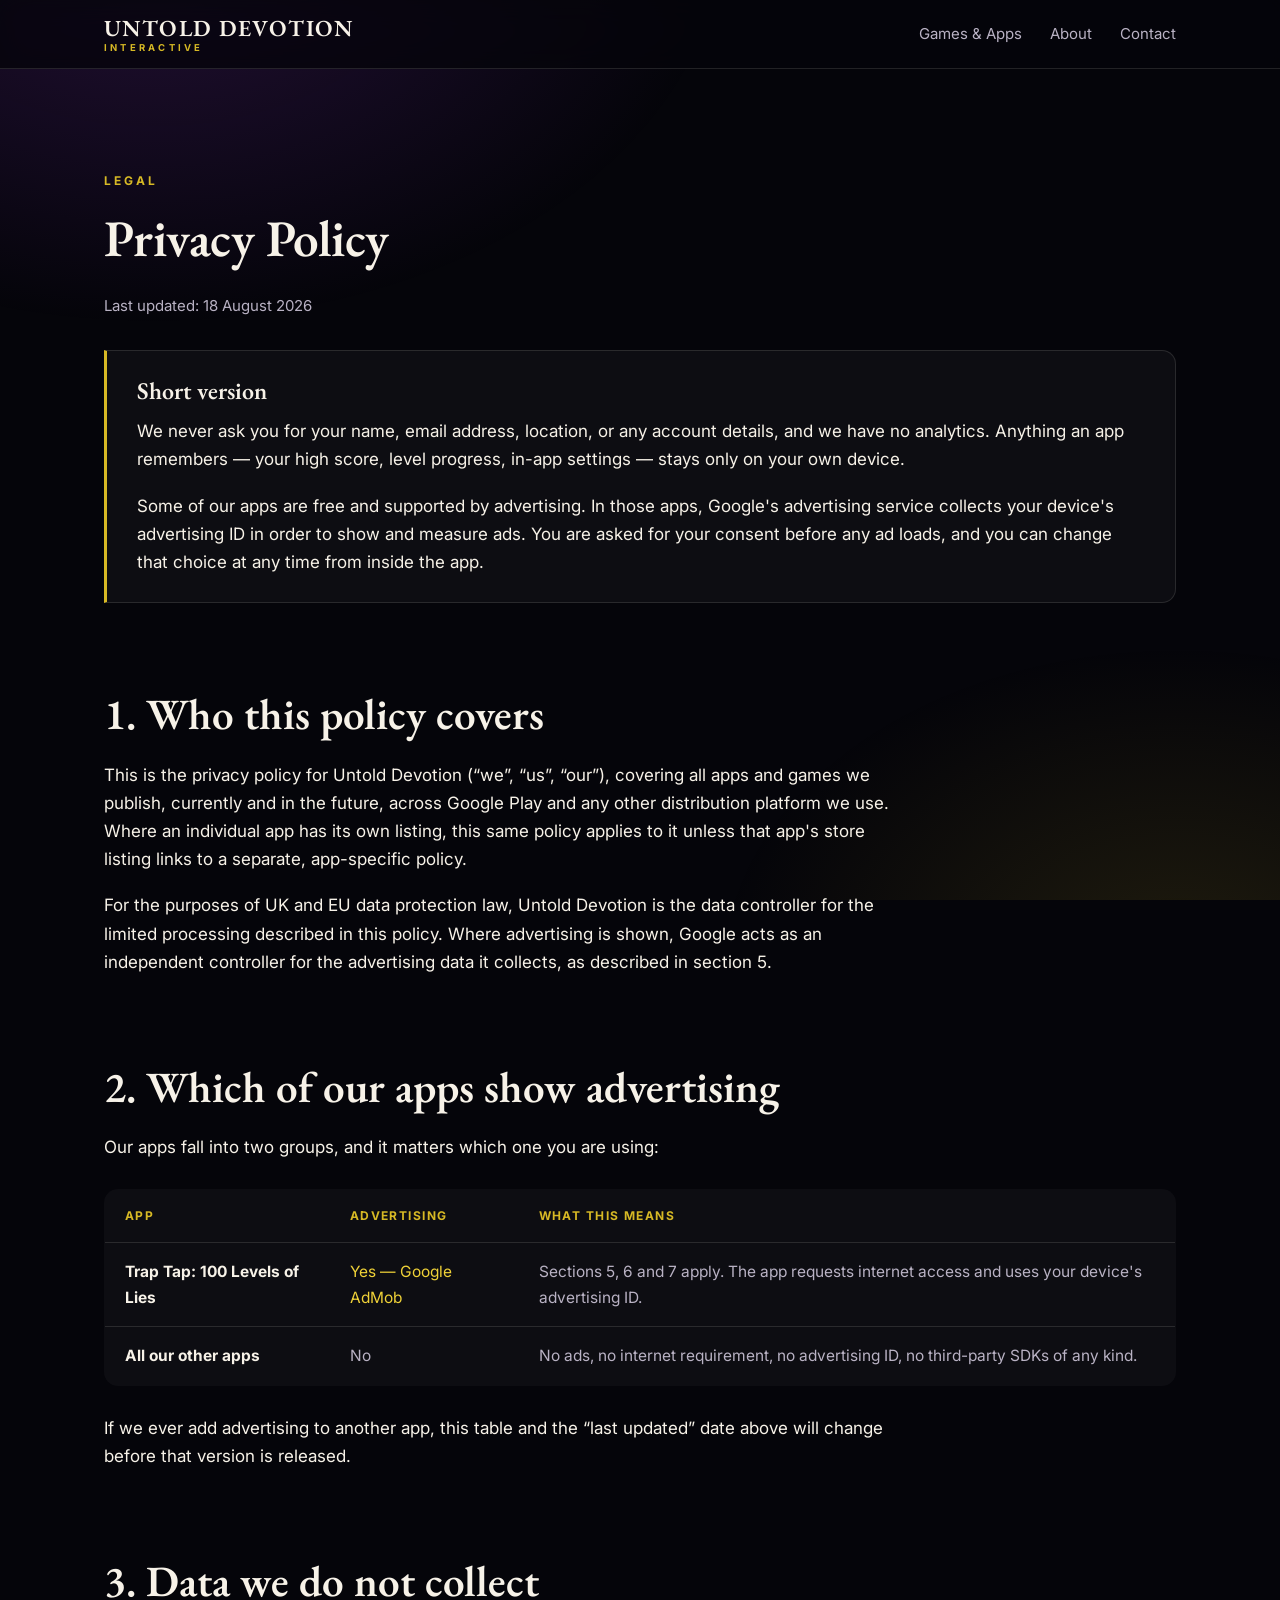
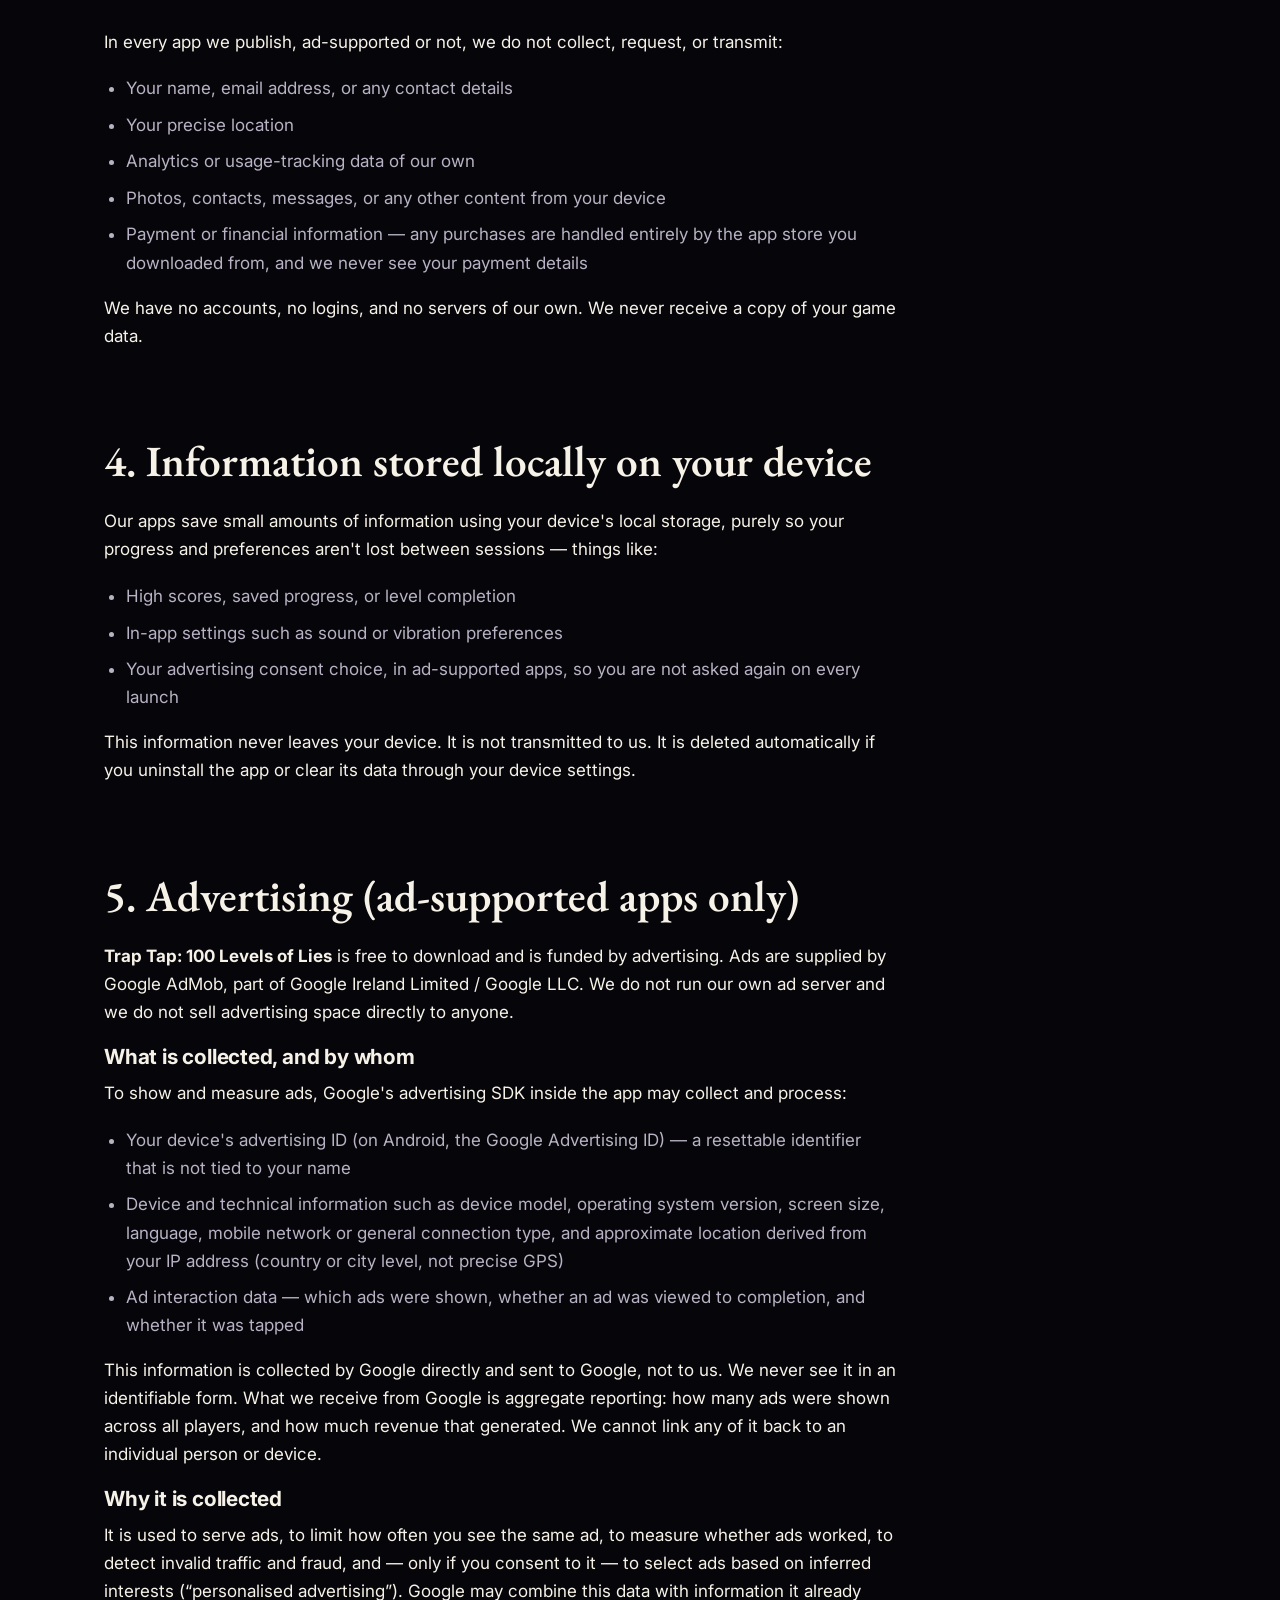
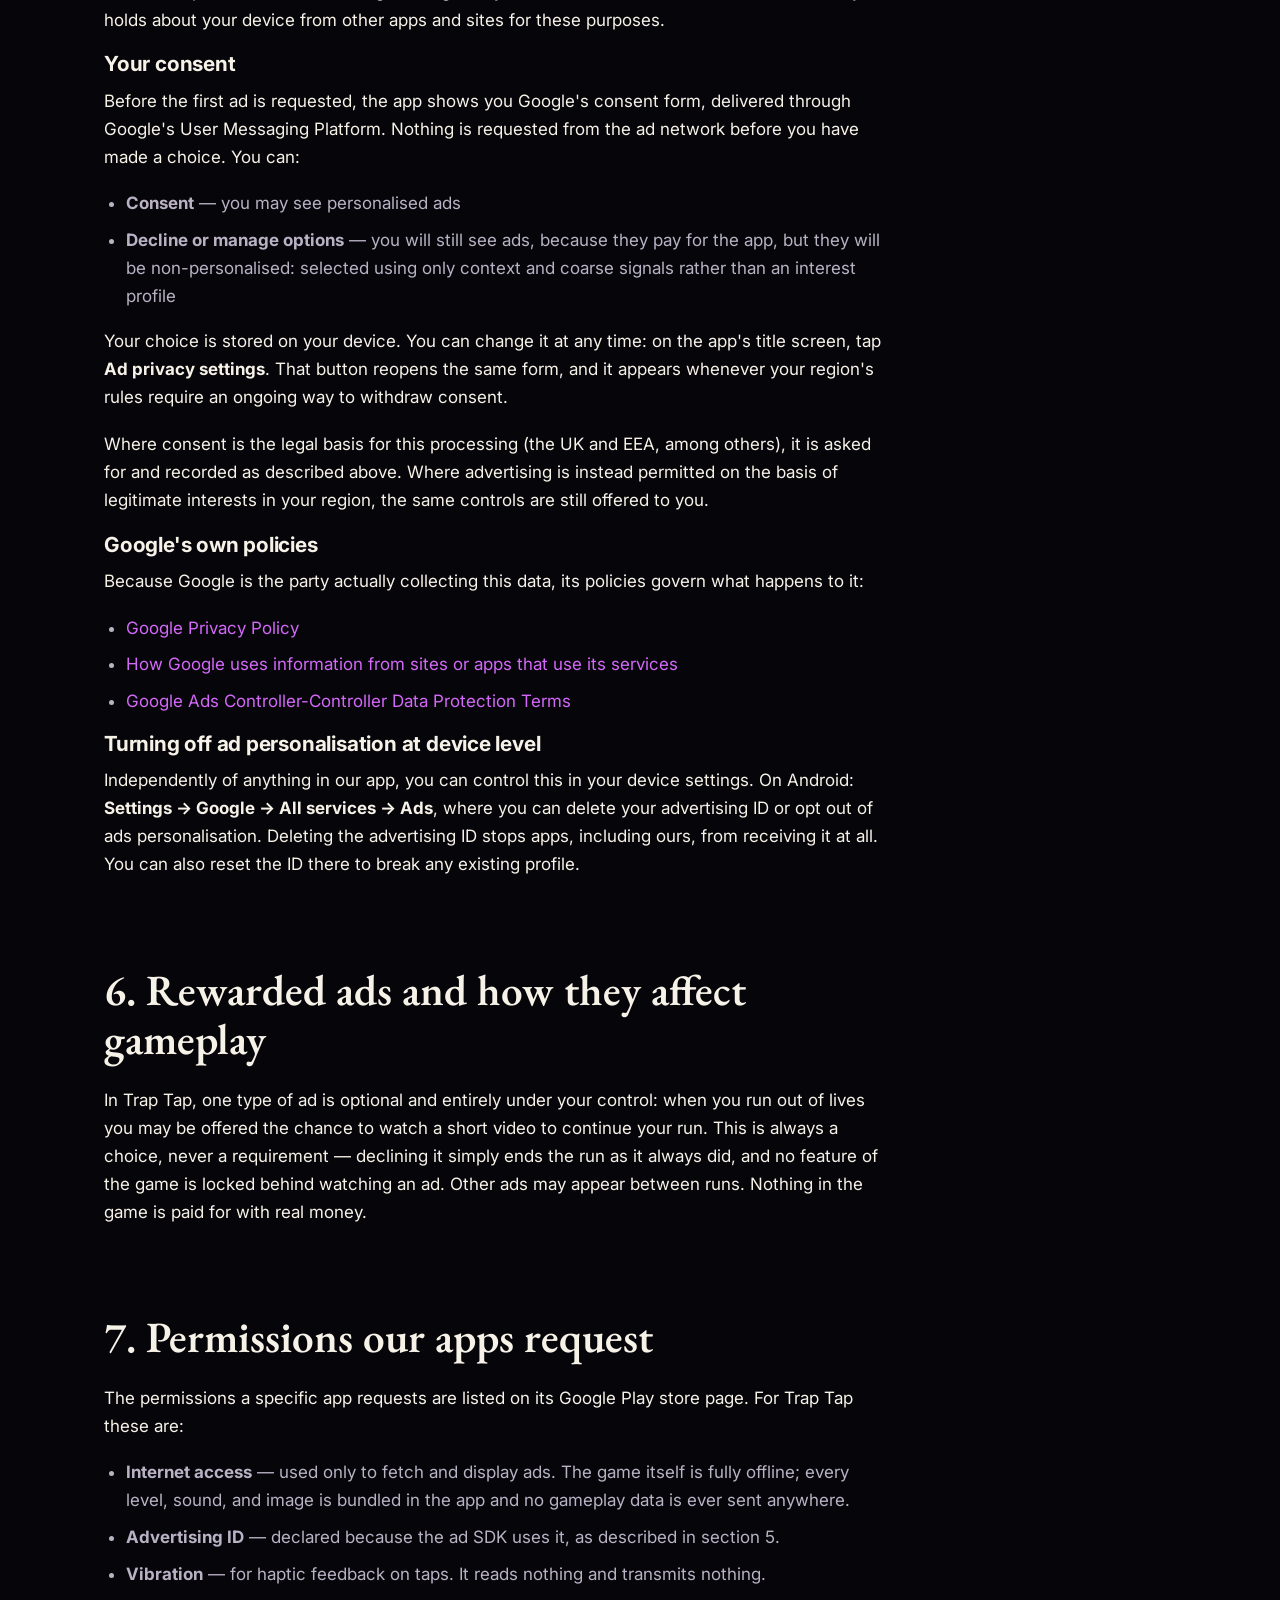
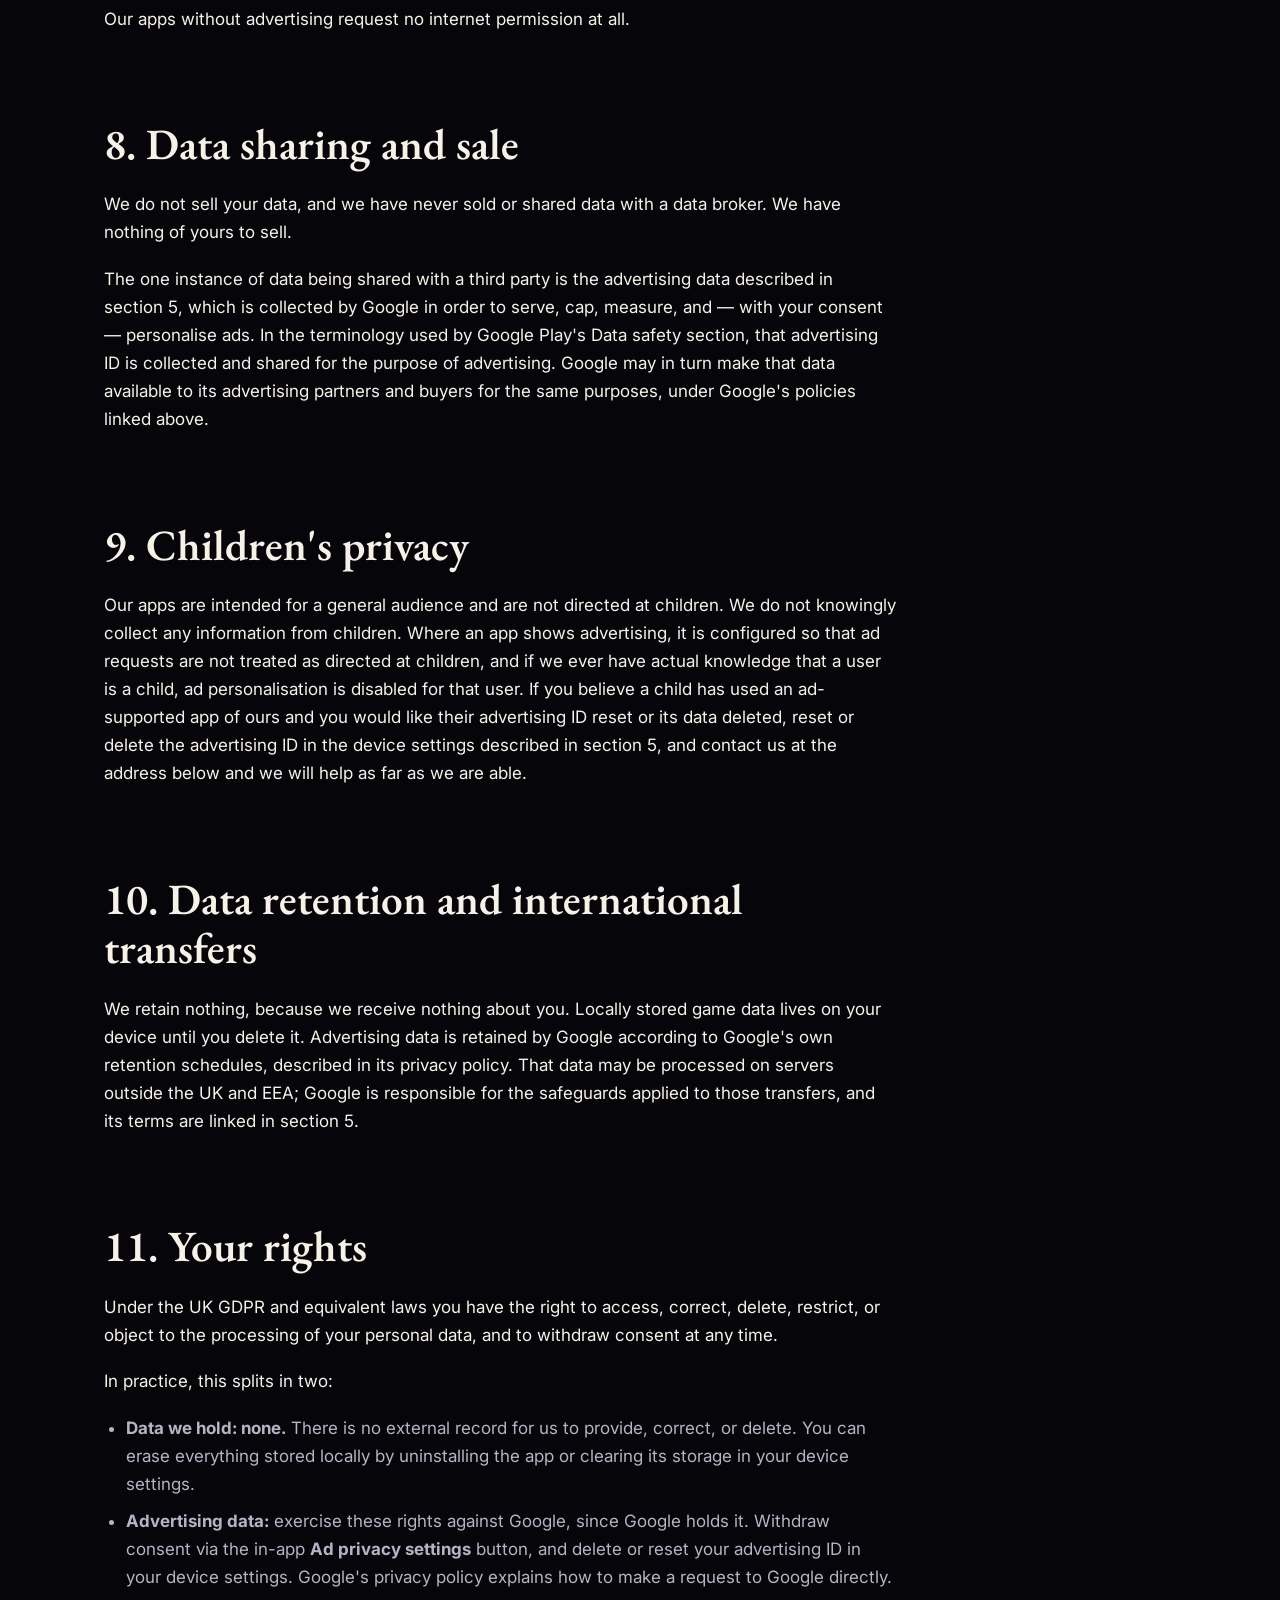
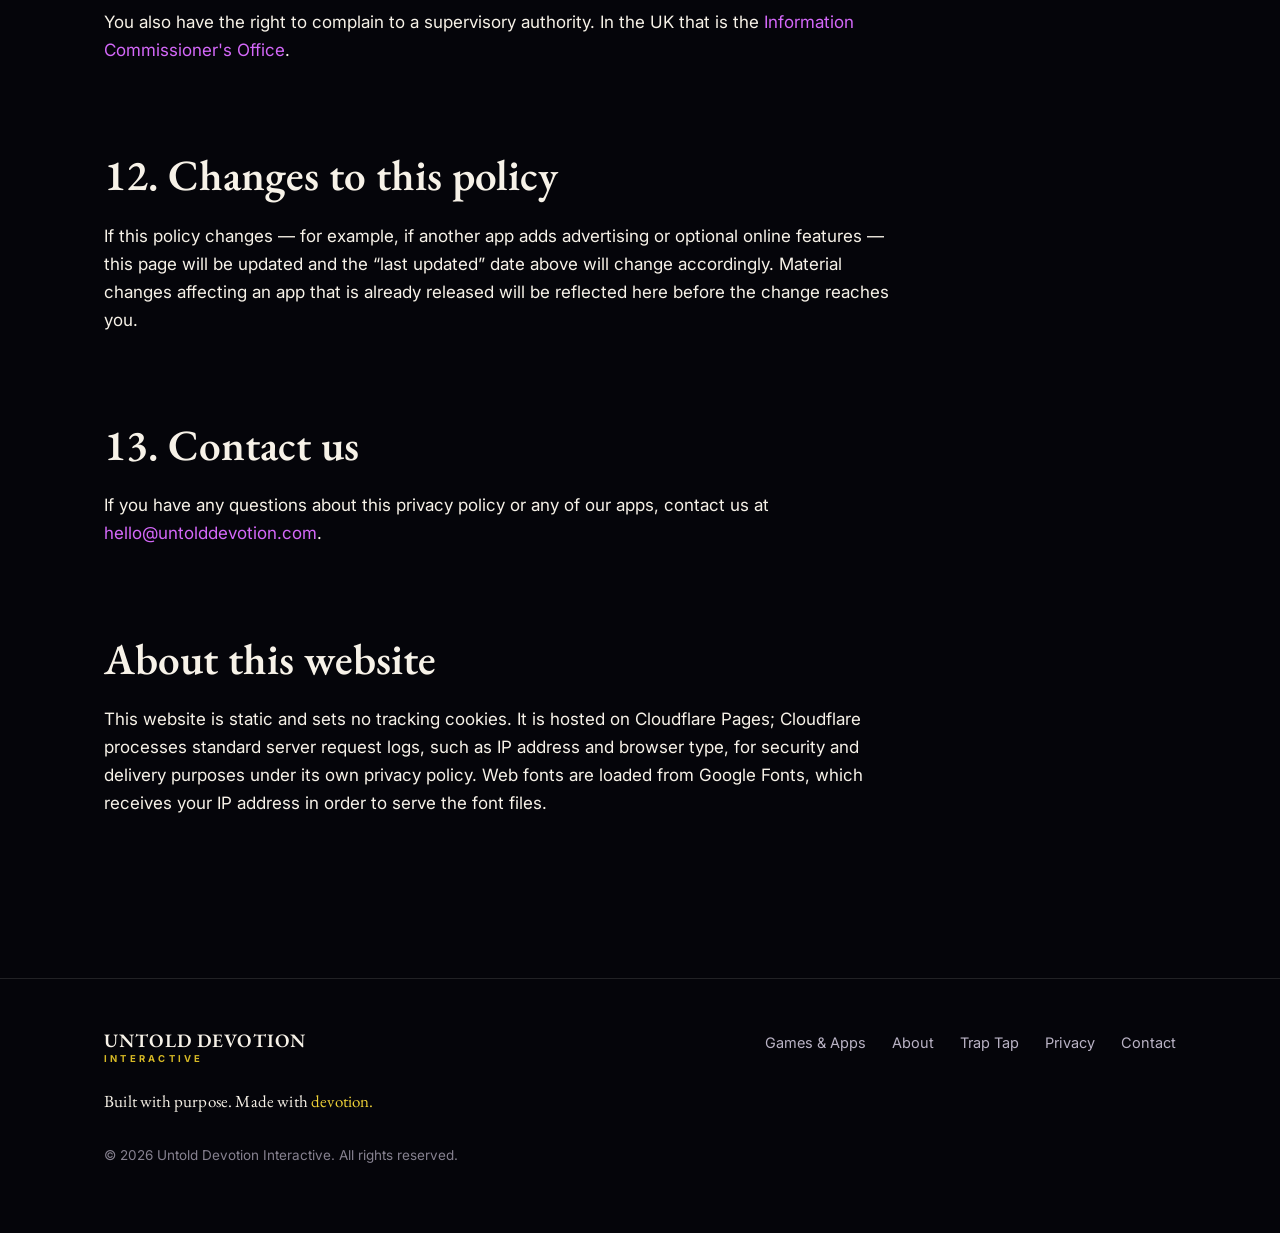
<file: privacy/index.html>
<!DOCTYPE html>
<html lang="en-GB">
<head>
<meta charset="utf-8">
<meta name="viewport" content="width=device-width, initial-scale=1">
<title>Privacy Policy — Untold Devotion Interactive</title>
<meta name="description" content="Privacy policy for Untold Devotion and all the apps and games we publish. We ask for no name, email or account. Ad-supported apps use Google AdMob, and you are asked for consent first.">
<link rel="canonical" href="https://untolddevotion.com/privacy/">
<meta name="theme-color" content="#05050A">
<meta name="robots" content="index, follow">

<meta property="og:type" content="website">
<meta property="og:site_name" content="Untold Devotion Interactive">
<meta property="og:title" content="Privacy Policy — Untold Devotion Interactive">
<meta property="og:description" content="What we collect, what Google collects, and how to change your choices.">
<meta property="og:url" content="https://untolddevotion.com/privacy/">
<meta property="og:image" content="https://untolddevotion.com/assets/brand/og-image.jpg">
<meta name="twitter:card" content="summary_large_image">

<link rel="icon" href="/favicon.ico" sizes="any">
<link rel="icon" href="/assets/brand/mark.svg" type="image/svg+xml">
<link rel="apple-touch-icon" href="/assets/brand/touch-icon.png">

<link rel="preconnect" href="https://fonts.googleapis.com">
<link rel="preconnect" href="https://fonts.gstatic.com" crossorigin>
<link href="https://fonts.googleapis.com/css2?family=EB+Garamond:wght@500;600&family=Inter:wght@400;600;700&display=swap" rel="stylesheet">
<link rel="stylesheet" href="/assets/site.css?v=19122ed1">
</head>
<body>
<a class="skip" href="#main">Skip to content</a>

<header class="site-header">
  <div class="wrap">
    <a class="brand" href="/">
      <span class="brand-name">Untold Devotion</span>
      <span class="brand-sub">Interactive</span>
    </a>
    <nav class="nav" aria-label="Main">
      <a href="/games/">Games &amp; Apps</a>
      <a href="/about/">About</a>
      <a href="/#contact">Contact</a>
    </nav>
  </div>
</header>

<main id="main">
<section>
  <div class="wrap">
    <div class="prose">
      <p class="eyebrow">Legal</p>
      <h1 style="font-size:clamp(1.9rem,6.4vw,3.2rem)">Privacy Policy</h1>
      <p class="updated">Last updated: 18 August 2026</p>
    </div>
  </div>

  <div class="wrap" style="margin-block:32px">
    <div class="callout">
      <h2 style="font-size:1.5rem;margin-top:0">Short version</h2>
      <p>We never ask you for your name, email address, location, or any account details, and we have no analytics. Anything an app remembers — your high score, level progress, in-app settings — stays only on your own device.</p>
      <p>Some of our apps are free and supported by advertising. In those apps, Google's advertising service collects your device's advertising ID in order to show and measure ads. You are asked for your consent before any ad loads, and you can change that choice at any time from inside the app.</p>
    </div>
  </div>

  <div class="wrap">
    <div class="prose">

      <h2>1. Who this policy covers</h2>
      <p>This is the privacy policy for Untold Devotion (&ldquo;we&rdquo;, &ldquo;us&rdquo;, &ldquo;our&rdquo;), covering all apps and games we publish, currently and in the future, across Google Play and any other distribution platform we use. Where an individual app has its own listing, this same policy applies to it unless that app's store listing links to a separate, app-specific policy.</p>
      <p>For the purposes of UK and EU data protection law, Untold Devotion is the data controller for the limited processing described in this policy. Where advertising is shown, Google acts as an independent controller for the advertising data it collects, as described in section 5.</p>

      <h2>2. Which of our apps show advertising</h2>
      <p>Our apps fall into two groups, and it matters which one you are using:</p>
    </div>
  </div>

  <div class="wrap" style="margin-block:28px">
    <div class="table-wrap">
      <table class="policy-table">
        <thead>
          <tr><th scope="col">App</th><th scope="col">Advertising</th><th scope="col">What this means</th></tr>
        </thead>
        <tbody>
          <tr>
            <td><strong>Trap Tap: 100 Levels of Lies</strong></td>
            <td><span class="gold">Yes — Google AdMob</span></td>
            <td>Sections 5, 6 and 7 apply. The app requests internet access and uses your device's advertising ID.</td>
          </tr>
          <tr>
            <td><strong>All our other apps</strong></td>
            <td>No</td>
            <td>No ads, no internet requirement, no advertising ID, no third-party SDKs of any kind.</td>
          </tr>
        </tbody>
      </table>
    </div>
  </div>

  <div class="wrap">
    <div class="prose">
      <p>If we ever add advertising to another app, this table and the &ldquo;last updated&rdquo; date above will change before that version is released.</p>

      <h2>3. Data we do not collect</h2>
      <p>In every app we publish, ad-supported or not, we do not collect, request, or transmit:</p>
      <ul>
        <li>Your name, email address, or any contact details</li>
        <li>Your precise location</li>
        <li>Analytics or usage-tracking data of our own</li>
        <li>Photos, contacts, messages, or any other content from your device</li>
        <li>Payment or financial information — any purchases are handled entirely by the app store you downloaded from, and we never see your payment details</li>
      </ul>
      <p>We have no accounts, no logins, and no servers of our own. We never receive a copy of your game data.</p>

      <h2>4. Information stored locally on your device</h2>
      <p>Our apps save small amounts of information using your device's local storage, purely so your progress and preferences aren't lost between sessions — things like:</p>
      <ul>
        <li>High scores, saved progress, or level completion</li>
        <li>In-app settings such as sound or vibration preferences</li>
        <li>Your advertising consent choice, in ad-supported apps, so you are not asked again on every launch</li>
      </ul>
      <p>This information never leaves your device. It is not transmitted to us. It is deleted automatically if you uninstall the app or clear its data through your device settings.</p>

      <h2>5. Advertising (ad-supported apps only)</h2>
      <p><strong>Trap Tap: 100 Levels of Lies</strong> is free to download and is funded by advertising. Ads are supplied by Google AdMob, part of Google Ireland Limited / Google LLC. We do not run our own ad server and we do not sell advertising space directly to anyone.</p>

      <h3>What is collected, and by whom</h3>
      <p>To show and measure ads, Google's advertising SDK inside the app may collect and process:</p>
      <ul>
        <li>Your device's advertising ID (on Android, the Google Advertising ID) — a resettable identifier that is not tied to your name</li>
        <li>Device and technical information such as device model, operating system version, screen size, language, mobile network or general connection type, and approximate location derived from your IP address (country or city level, not precise GPS)</li>
        <li>Ad interaction data — which ads were shown, whether an ad was viewed to completion, and whether it was tapped</li>
      </ul>
      <p>This information is collected by Google directly and sent to Google, not to us. We never see it in an identifiable form. What we receive from Google is aggregate reporting: how many ads were shown across all players, and how much revenue that generated. We cannot link any of it back to an individual person or device.</p>

      <h3>Why it is collected</h3>
      <p>It is used to serve ads, to limit how often you see the same ad, to measure whether ads worked, to detect invalid traffic and fraud, and — only if you consent to it — to select ads based on inferred interests (&ldquo;personalised advertising&rdquo;). Google may combine this data with information it already holds about your device from other apps and sites for these purposes.</p>

      <h3>Your consent</h3>
      <p>Before the first ad is requested, the app shows you Google's consent form, delivered through Google's User Messaging Platform. Nothing is requested from the ad network before you have made a choice. You can:</p>
      <ul>
        <li><strong>Consent</strong> — you may see personalised ads</li>
        <li><strong>Decline or manage options</strong> — you will still see ads, because they pay for the app, but they will be non-personalised: selected using only context and coarse signals rather than an interest profile</li>
      </ul>
      <p>Your choice is stored on your device. You can change it at any time: on the app's title screen, tap <strong>Ad privacy settings</strong>. That button reopens the same form, and it appears whenever your region's rules require an ongoing way to withdraw consent.</p>
      <p>Where consent is the legal basis for this processing (the UK and EEA, among others), it is asked for and recorded as described above. Where advertising is instead permitted on the basis of legitimate interests in your region, the same controls are still offered to you.</p>

      <h3>Google's own policies</h3>
      <p>Because Google is the party actually collecting this data, its policies govern what happens to it:</p>
      <ul>
        <li><a href="https://policies.google.com/privacy" target="_blank" rel="noopener">Google Privacy Policy</a></li>
        <li><a href="https://policies.google.com/technologies/partner-sites" target="_blank" rel="noopener">How Google uses information from sites or apps that use its services</a></li>
        <li><a href="https://business.safety.google/adscontrollerterms/" target="_blank" rel="noopener">Google Ads Controller-Controller Data Protection Terms</a></li>
      </ul>

      <h3>Turning off ad personalisation at device level</h3>
      <p>Independently of anything in our app, you can control this in your device settings. On Android: <strong>Settings → Google → All services → Ads</strong>, where you can delete your advertising ID or opt out of ads personalisation. Deleting the advertising ID stops apps, including ours, from receiving it at all. You can also reset the ID there to break any existing profile.</p>

      <h2>6. Rewarded ads and how they affect gameplay</h2>
      <p>In Trap Tap, one type of ad is optional and entirely under your control: when you run out of lives you may be offered the chance to watch a short video to continue your run. This is always a choice, never a requirement — declining it simply ends the run as it always did, and no feature of the game is locked behind watching an ad. Other ads may appear between runs. Nothing in the game is paid for with real money.</p>

      <h2>7. Permissions our apps request</h2>
      <p>The permissions a specific app requests are listed on its Google Play store page. For Trap Tap these are:</p>
      <ul>
        <li><strong>Internet access</strong> — used only to fetch and display ads. The game itself is fully offline; every level, sound, and image is bundled in the app and no gameplay data is ever sent anywhere.</li>
        <li><strong>Advertising ID</strong> — declared because the ad SDK uses it, as described in section 5.</li>
        <li><strong>Vibration</strong> — for haptic feedback on taps. It reads nothing and transmits nothing.</li>
      </ul>
      <p>Our apps without advertising request no internet permission at all.</p>

      <h2>8. Data sharing and sale</h2>
      <p>We do not sell your data, and we have never sold or shared data with a data broker. We have nothing of yours to sell.</p>
      <p>The one instance of data being shared with a third party is the advertising data described in section 5, which is collected by Google in order to serve, cap, measure, and — with your consent — personalise ads. In the terminology used by Google Play's Data safety section, that advertising ID is collected and shared for the purpose of advertising. Google may in turn make that data available to its advertising partners and buyers for the same purposes, under Google's policies linked above.</p>

      <h2>9. Children's privacy</h2>
      <p>Our apps are intended for a general audience and are not directed at children. We do not knowingly collect any information from children. Where an app shows advertising, it is configured so that ad requests are not treated as directed at children, and if we ever have actual knowledge that a user is a child, ad personalisation is disabled for that user. If you believe a child has used an ad-supported app of ours and you would like their advertising ID reset or its data deleted, reset or delete the advertising ID in the device settings described in section 5, and contact us at the address below and we will help as far as we are able.</p>

      <h2>10. Data retention and international transfers</h2>
      <p>We retain nothing, because we receive nothing about you. Locally stored game data lives on your device until you delete it. Advertising data is retained by Google according to Google's own retention schedules, described in its privacy policy. That data may be processed on servers outside the UK and EEA; Google is responsible for the safeguards applied to those transfers, and its terms are linked in section 5.</p>

      <h2>11. Your rights</h2>
      <p>Under the UK GDPR and equivalent laws you have the right to access, correct, delete, restrict, or object to the processing of your personal data, and to withdraw consent at any time.</p>
      <p>In practice, this splits in two:</p>
      <ul>
        <li><strong>Data we hold: none.</strong> There is no external record for us to provide, correct, or delete. You can erase everything stored locally by uninstalling the app or clearing its storage in your device settings.</li>
        <li><strong>Advertising data:</strong> exercise these rights against Google, since Google holds it. Withdraw consent via the in-app <strong>Ad privacy settings</strong> button, and delete or reset your advertising ID in your device settings. Google's privacy policy explains how to make a request to Google directly.</li>
      </ul>
      <p>You also have the right to complain to a supervisory authority. In the UK that is the <a href="https://ico.org.uk" target="_blank" rel="noopener">Information Commissioner's Office</a>.</p>

      <h2>12. Changes to this policy</h2>
      <p>If this policy changes — for example, if another app adds advertising or optional online features — this page will be updated and the &ldquo;last updated&rdquo; date above will change accordingly. Material changes affecting an app that is already released will be reflected here before the change reaches you.</p>

      <h2>13. Contact us</h2>
      <p>If you have any questions about this privacy policy or any of our apps, contact us at <a href="mailto:hello@untolddevotion.com">hello@untolddevotion.com</a>.</p>

      <h2>About this website</h2>
      <p>This website is static and sets no tracking cookies. It is hosted on Cloudflare Pages; Cloudflare processes standard server request logs, such as IP address and browser type, for security and delivery purposes under its own privacy policy. Web fonts are loaded from Google Fonts, which receives your IP address in order to serve the font files.</p>

    </div>
  </div>
</section>
</main>

<footer class="site-footer">
  <div class="wrap">
    <div class="footer-grid">
      <div>
        <a class="brand" href="/">
          <span class="brand-name" style="font-size:19px">Untold Devotion</span>
          <span class="brand-sub">Interactive</span>
        </a>
      </div>
      <nav class="footer-links" aria-label="Footer">
        <a href="/games/">Games &amp; Apps</a>
        <a href="/about/">About</a>
        <a href="/traptap/">Trap Tap</a>
        <a href="/privacy/">Privacy</a>
        <a href="mailto:hello@untolddevotion.com">Contact</a>
      </nav>
    </div>
    <p class="footer-tagline">Built with purpose. Made with <span class="gold">devotion.</span></p>
    <p class="footer-legal">© <span id="yr">2026</span> Untold Devotion Interactive. All rights reserved.</p>
  </div>
</footer>

<script>document.getElementById('yr').textContent = new Date().getFullYear();</script>
</body>
</html>
</file>
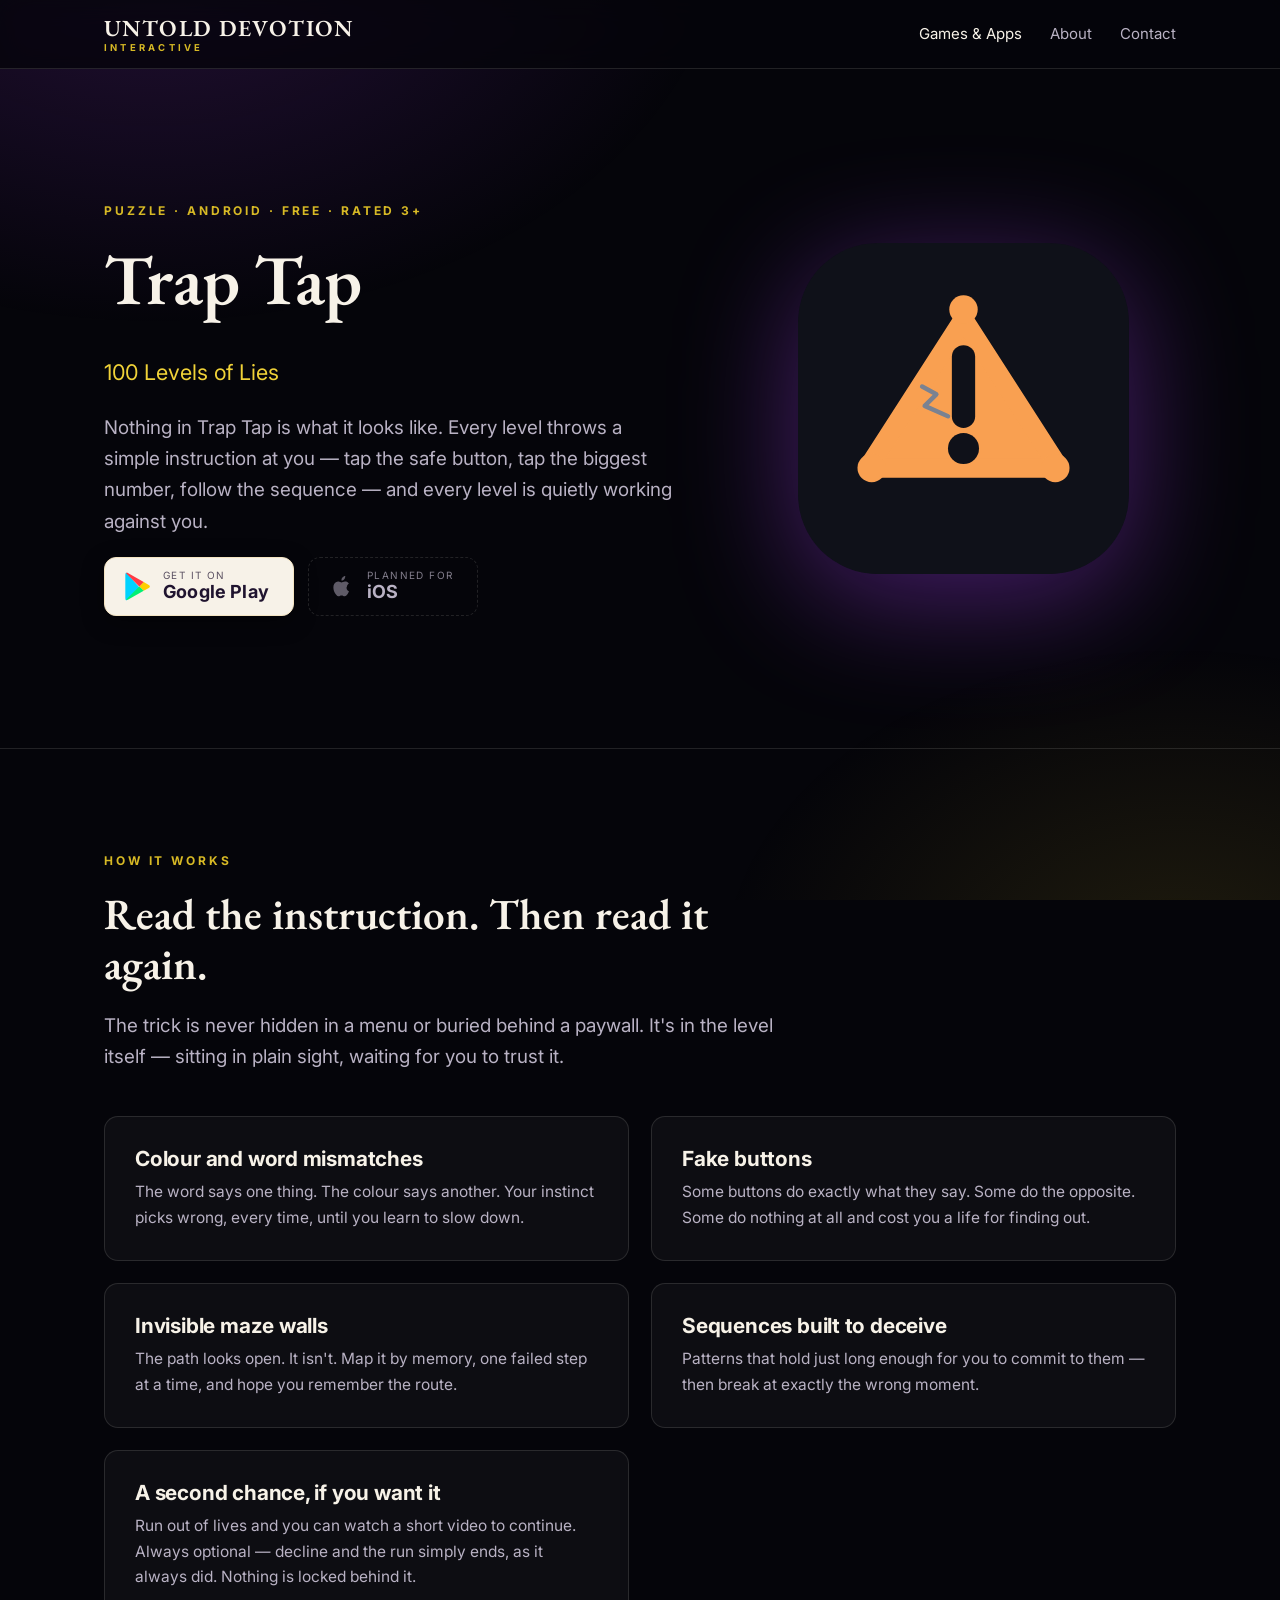
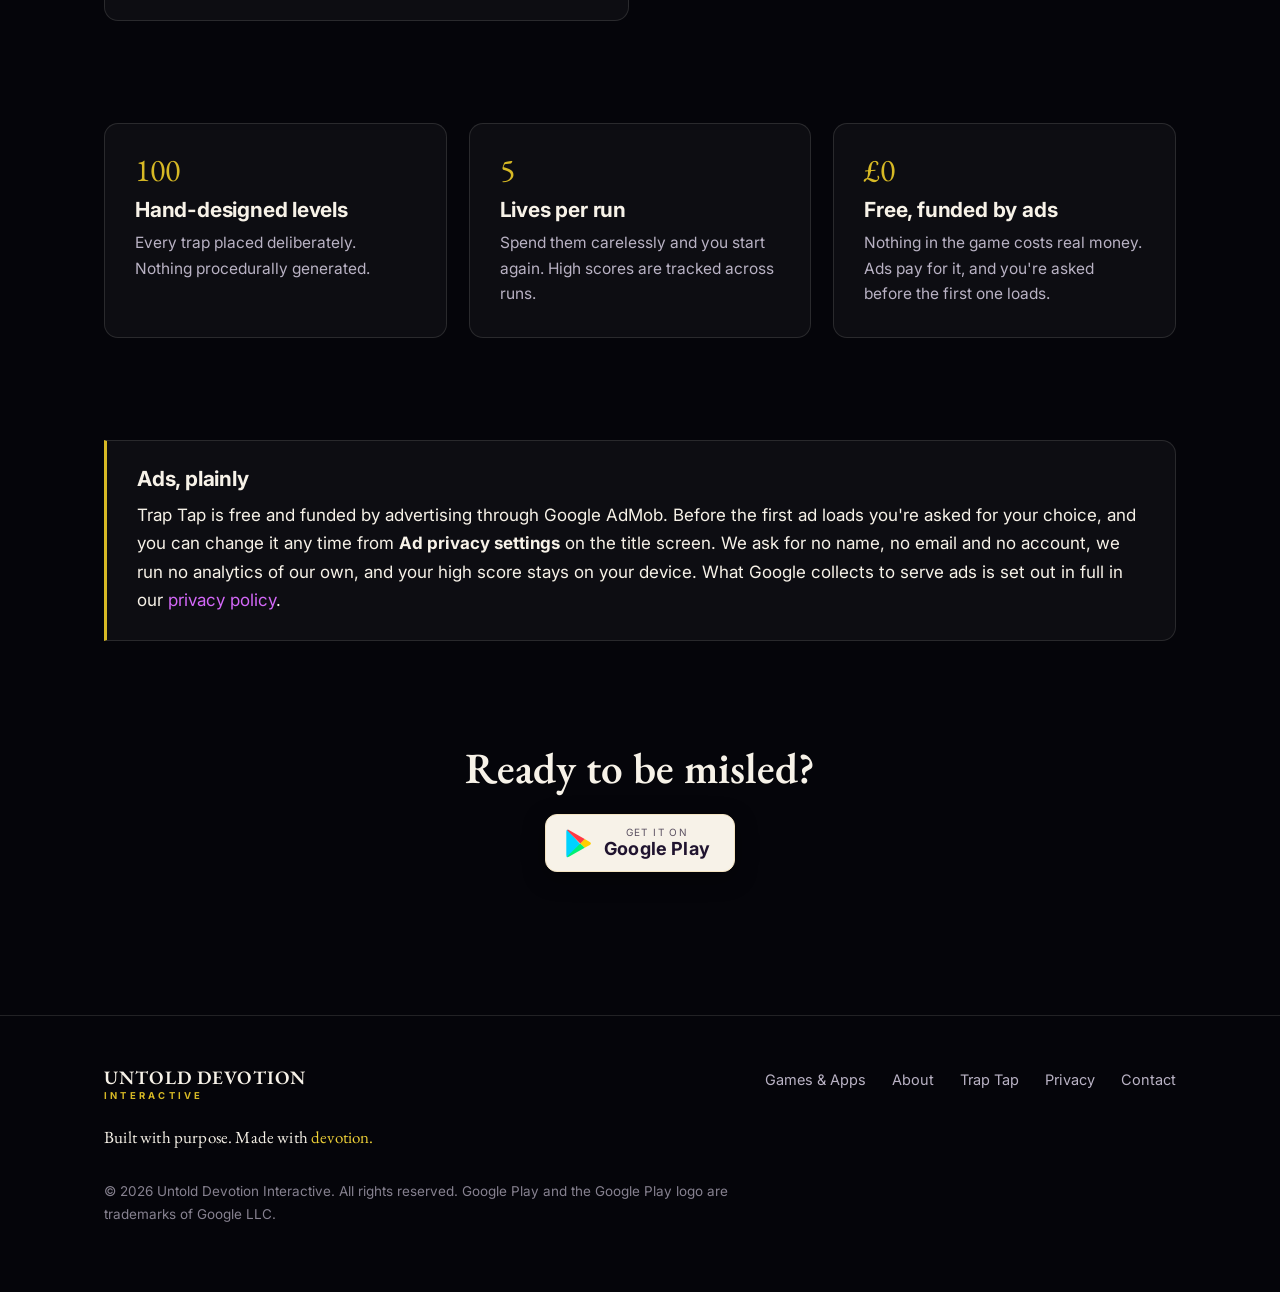
<file: traptap/index.html>
<!DOCTYPE html>
<html lang="en-GB">
<head>
<meta charset="utf-8">
<meta name="viewport" content="width=device-width, initial-scale=1">
<title>Trap Tap: 100 Levels of Lies — Untold Devotion Interactive</title>
<meta name="description" content="Nothing in Trap Tap is what it looks like. 100 hand-designed levels of misdirection, fake buttons and invisible walls. Free to download on Google Play.">
<link rel="canonical" href="https://untolddevotion.com/traptap/">
<meta name="theme-color" content="#05050A">

<meta property="og:type" content="website">
<meta property="og:site_name" content="Untold Devotion Interactive">
<meta property="og:title" content="Trap Tap: 100 Levels of Lies">
<meta property="og:description" content="Every level throws a simple instruction at you. Every level is quietly working against you.">
<meta property="og:url" content="https://untolddevotion.com/traptap/">
<meta property="og:image" content="https://untolddevotion.com/assets/games/traptap/og-image.jpg">
<meta name="twitter:card" content="summary_large_image">

<link rel="icon" href="/favicon.ico" sizes="any">
<link rel="icon" href="/assets/brand/mark.svg" type="image/svg+xml">
<link rel="apple-touch-icon" href="/assets/brand/touch-icon.png">

<link rel="preconnect" href="https://fonts.googleapis.com">
<link rel="preconnect" href="https://fonts.gstatic.com" crossorigin>
<link href="https://fonts.googleapis.com/css2?family=EB+Garamond:wght@500;600&family=Inter:wght@400;600;700&display=swap" rel="stylesheet">
<link rel="stylesheet" href="/assets/site.css?v=19122ed1">

<script type="application/ld+json">
{
  "@context": "https://schema.org",
  "@type": "MobileApplication",
  "name": "Trap Tap: 100 Levels of Lies",
  "operatingSystem": "Android",
  "applicationCategory": "GameApplication",
  "genre": "Puzzle",
  "contentRating": "3+",
  "author": { "@type": "Organization", "name": "Untold Devotion Interactive" },
  "installUrl": "https://play.google.com/store/apps/details?id=com.untolddevotion.traptap",
  "offers": { "@type": "Offer", "price": "0", "priceCurrency": "GBP" }
}
</script>
</head>
<body>
<a class="skip" href="#main">Skip to content</a>

<header class="site-header">
  <div class="wrap">
    <a class="brand" href="/">
      <span class="brand-name">Untold Devotion</span>
      <span class="brand-sub">Interactive</span>
    </a>
    <nav class="nav" aria-label="Main">
      <a href="/games/" aria-current="page">Games &amp; Apps</a>
      <a href="/about/">About</a>
      <a href="/#contact">Contact</a>
    </nav>
  </div>
</header>

<main id="main">

  <section class="hero">
    <div class="wrap hero-grid">
      <div>
        <p class="eyebrow">Puzzle · Android · Free · Rated 3+</p>
        <h1>Trap Tap</h1>
        <p class="lede" style="font-size:1.35rem;color:var(--warm-gold);margin-bottom:1em">100 Levels of Lies</p>
        <p class="lede">Nothing in Trap Tap is what it looks like. Every level throws a simple instruction at you — tap the safe button, tap the biggest number, follow the sequence — and every level is quietly working against you.</p>
        <div class="btn-row">
          <a class="badge-store" href="https://play.google.com/store/apps/details?id=com.untolddevotion.traptap" target="_blank" rel="noopener">
            <svg viewBox="0 0 512 566" aria-hidden="true" focusable="false">
              <path fill="#00D2FF" d="M22 8C12 18 6 34 6 55v456c0 21 6 37 16 47l3 2 256-256v-6L25 6z"/>
              <path fill="#FFCE00" d="M366 369l-85-85v-6l85-85 2 1 101 57c29 16 29 43 0 60l-101 57z"/>
              <path fill="#00F076" d="M368 368l-87-87L22 540c10 10 25 11 43 1l303-173"/>
              <path fill="#FF3A44" d="M368 194L65 22C47 11 32 13 22 23l259 258z"/>
            </svg>
            <span class="badge-text">
              <span class="badge-small">Get it on</span>
              <span class="badge-big">Google Play</span>
            </span>
          </a>
          <span class="badge-soon">
            <svg viewBox="0 0 24 24" aria-hidden="true" focusable="false" fill="currentColor">
              <path d="M16.4 12.7c0-2.3 1.9-3.4 2-3.5-1.1-1.6-2.8-1.8-3.4-1.8-1.4-.1-2.8.9-3.5.9s-1.8-.9-3-.8c-1.5 0-2.9.9-3.7 2.3-1.6 2.7-.4 6.8 1.1 9 .7 1.1 1.6 2.3 2.8 2.2 1.1 0 1.5-.7 2.9-.7s1.7.7 2.9.7 2-1.1 2.7-2.1c.8-1.2 1.2-2.4 1.2-2.5-.1 0-2.3-.9-2.3-3.5zM14.1 5.3c.6-.8 1-1.8.9-2.9-.9 0-2 .6-2.6 1.4-.6.7-1.1 1.7-.9 2.7 1 .1 2-.5 2.6-1.2z"/>
            </svg>
            <span class="badge-text">
              <span class="badge-small">Planned for</span>
              <span class="badge-big">iOS</span>
            </span>
          </span>
        </div>
      </div>
      <div class="hero-art">
        <img src="/assets/games/traptap/icon.svg" alt="Trap Tap app icon" width="512" height="512"
             style="border-radius:24%"
             onerror="this.style.display='none'">
      </div>
    </div>
  </section>

  <hr class="rule">

  <section>
    <div class="wrap">
      <div class="section-head">
        <p class="eyebrow">How it works</p>
        <h2>Read the instruction. Then read it again.</h2>
        <p class="lede">The trick is never hidden in a menu or buried behind a paywall. It's in the level itself — sitting in plain sight, waiting for you to trust it.</p>
      </div>
      <div class="grid grid-2">
        <div class="card">
          <h3>Colour and word mismatches</h3>
          <p>The word says one thing. The colour says another. Your instinct picks wrong, every time, until you learn to slow down.</p>
        </div>
        <div class="card">
          <h3>Fake buttons</h3>
          <p>Some buttons do exactly what they say. Some do the opposite. Some do nothing at all and cost you a life for finding out.</p>
        </div>
        <div class="card">
          <h3>Invisible maze walls</h3>
          <p>The path looks open. It isn't. Map it by memory, one failed step at a time, and hope you remember the route.</p>
        </div>
        <div class="card">
          <h3>Sequences built to deceive</h3>
          <p>Patterns that hold just long enough for you to commit to them — then break at exactly the wrong moment.</p>
        </div>
        <div class="card">
          <h3>A second chance, if you want it</h3>
          <p>Run out of lives and you can watch a short video to continue. Always optional — decline and the run simply ends, as it always did. Nothing is locked behind it.</p>
        </div>
      </div>
    </div>
  </section>

  <section style="padding-top:0">
    <div class="wrap">
      <div class="grid grid-3">
        <div class="card">
          <div class="num">100</div>
          <h3>Hand-designed levels</h3>
          <p>Every trap placed deliberately. Nothing procedurally generated.</p>
        </div>
        <div class="card">
          <div class="num">5</div>
          <h3>Lives per run</h3>
          <p>Spend them carelessly and you start again. High scores are tracked across runs.</p>
        </div>
        <div class="card">
          <div class="num">£0</div>
          <h3>Free, funded by ads</h3>
          <p>Nothing in the game costs real money. Ads pay for it, and you're asked before the first one loads.</p>
        </div>
      </div>
    </div>
  </section>

  <!-- Screenshot gallery removed until final screenshots are supplied.
       To restore: add shot-1..4 to /assets/games/traptap/ and reinstate a
       <section> with <div class="shots"> containing <img> elements. -->


  <section style="padding-top:0">
    <div class="wrap">
      <div class="callout">
        <h3>Ads, plainly</h3>
        <p>Trap Tap is free and funded by advertising through Google AdMob. Before the first ad loads you're asked for your choice, and you can change it any time from <strong>Ad privacy settings</strong> on the title screen. We ask for no name, no email and no account, we run no analytics of our own, and your high score stays on your device. What Google collects to serve ads is set out in full in our <a href="/privacy/">privacy policy</a>.</p>
      </div>
    </div>
  </section>

  <section class="cta-band" style="padding-top:0">
    <div class="wrap">
      <h2>Ready to be misled?</h2>
      <div class="btn-row">
        <a class="badge-store" href="https://play.google.com/store/apps/details?id=com.untolddevotion.traptap" target="_blank" rel="noopener">
          <svg viewBox="0 0 512 566" aria-hidden="true" focusable="false">
            <path fill="#00D2FF" d="M22 8C12 18 6 34 6 55v456c0 21 6 37 16 47l3 2 256-256v-6L25 6z"/>
            <path fill="#FFCE00" d="M366 369l-85-85v-6l85-85 2 1 101 57c29 16 29 43 0 60l-101 57z"/>
            <path fill="#00F076" d="M368 368l-87-87L22 540c10 10 25 11 43 1l303-173"/>
            <path fill="#FF3A44" d="M368 194L65 22C47 11 32 13 22 23l259 258z"/>
          </svg>
          <span class="badge-text">
            <span class="badge-small">Get it on</span>
            <span class="badge-big">Google Play</span>
          </span>
        </a>
      </div>
    </div>
  </section>

</main>

<footer class="site-footer">
  <div class="wrap">
    <div class="footer-grid">
      <div>
        <a class="brand" href="/">
          <span class="brand-name" style="font-size:19px">Untold Devotion</span>
          <span class="brand-sub">Interactive</span>
        </a>
      </div>
      <nav class="footer-links" aria-label="Footer">
        <a href="/games/">Games &amp; Apps</a>
        <a href="/about/">About</a>
        <a href="/traptap/">Trap Tap</a>
        <a href="/privacy/">Privacy</a>
        <a href="mailto:hello@untolddevotion.com">Contact</a>
      </nav>
    </div>
    <p class="footer-tagline">Built with purpose. Made with <span class="gold">devotion.</span></p>
    <p class="footer-legal">
      © <span id="yr">2026</span> Untold Devotion Interactive. All rights reserved.
      Google Play and the Google Play logo are trademarks of Google LLC.
    </p>
  </div>
</footer>

<script>document.getElementById('yr').textContent = new Date().getFullYear();</script>
</body>
</html>
</file>
<file: assets/site.css>
/* Untold Devotion Interactive — site styles
   Brand kit v1.1. Locked palette: purple + gold on midnight. */

:root {
  --midnight: #05050A;
  --disc-midnight: #0B0A13;
  --deep-violet: #361267;
  --purple: #A03DED;
  --lilac: #D468F9;
  --gold: #D7B925;
  --warm-gold: #F0D238;
  --antique-gold: #897708;
  --cream: #F7F2E8;
  --seam-cream: #F4E4C2;
  --ink: #20142F;

  --text: var(--cream);
  --text-dim: #b9b2c4;
  --hairline: rgba(247, 242, 232, 0.12);
  --surface: rgba(247, 242, 232, 0.035);

  --display: "EB Garamond", Georgia, "Times New Roman", serif;
  --ui: "Inter", -apple-system, BlinkMacSystemFont, "Segoe UI", Roboto, sans-serif;

  --maxw: 1120px;
  --radius: 14px;
}

*, *::before, *::after { box-sizing: border-box; }

html { scroll-behavior: smooth; -webkit-text-size-adjust: 100%; }

body {
  margin: 0;
  background: var(--midnight);
  color: var(--text);
  font-family: var(--ui);
  font-size: 17px;
  line-height: 1.65;
  -webkit-font-smoothing: antialiased;
}

/* Ambient brand glow, purple top-left into gold bottom-right */
body::before {
  content: "";
  position: fixed;
  inset: 0;
  z-index: -1;
  background:
    radial-gradient(58rem 40rem at 12% -8%, rgba(160, 61, 237, 0.20), transparent 62%),
    radial-gradient(48rem 34rem at 92% 108%, rgba(215, 185, 37, 0.13), transparent 60%);
  pointer-events: none;
}

img, svg { max-width: 100%; height: auto; display: block; }

a { color: var(--lilac); text-decoration: none; }
a:hover { text-decoration: underline; }

:focus-visible {
  outline: 3px solid var(--warm-gold);
  outline-offset: 3px;
  border-radius: 4px;
}

.wrap { width: 100%; max-width: var(--maxw); margin-inline: auto; padding-inline: 24px; }

.skip {
  position: absolute; left: -9999px;
  background: var(--cream); color: var(--ink);
  padding: 12px 18px; border-radius: 0 0 8px 0; font-weight: 600; z-index: 100;
}
.skip:focus { left: 0; top: 0; }

/* ---------- Header ---------- */

.site-header {
  position: sticky; top: 0; z-index: 50;
  background: rgba(5, 5, 10, 0.82);
  backdrop-filter: saturate(160%) blur(14px);
  border-bottom: 1px solid var(--hairline);
}
.site-header .wrap {
  display: flex; align-items: center; justify-content: space-between;
  gap: 24px; min-height: 68px;
}

/* Wordmark — type only, no mark */
.brand { display: block; color: var(--cream); line-height: 1; }
.brand:hover { text-decoration: none; }
.brand:hover .brand-name { color: var(--warm-gold); }
.brand-name {
  display: block;
  font-family: var(--display);
  font-size: 23px; font-weight: 600; letter-spacing: 0.06em; line-height: 1.05;
  text-transform: uppercase;
  transition: color .18s ease;
}
.brand-sub {
  display: block; margin-top: 3px;
  font-size: 9.5px; letter-spacing: 0.34em; text-transform: uppercase;
  color: var(--gold); font-weight: 700; line-height: 1;
}

/* ---------- Banner hero (homepage) ---------- */

.banner {
  position: relative;
  width: 100%;
  padding-block: 0;              /* overrides the global section padding */
  border-bottom: 1px solid var(--hairline);
  background: var(--midnight);
  overflow: hidden;
  line-height: 0;                /* kills the inline-descender gap under the image */
}
.banner img {
  width: 100%; height: auto; display: block;
}
/* Feather the artwork into the page background at the bottom edge */
.banner::after {
  content: "";
  position: absolute; left: 0; right: 0; bottom: -1px; height: 22%;
  background: linear-gradient(to bottom, rgba(5,5,10,0), var(--midnight));
  pointer-events: none;
}
.banner-tagline {
  text-align: center;
  padding: 26px 24px 0;
  font-size: 1.06rem; color: var(--text-dim);
  max-width: 60ch; margin-inline: auto;
}

.nav { display: flex; align-items: center; gap: 28px; font-size: 15px; }
.nav a { color: var(--text-dim); }
.nav a:hover, .nav a[aria-current="page"] { color: var(--cream); text-decoration: none; }

/* ---------- Buttons ---------- */

.btn {
  display: inline-flex; align-items: center; justify-content: center; gap: 10px;
  font-family: var(--ui); font-size: 16px; font-weight: 600;
  padding: 14px 26px; border-radius: 999px; border: 1px solid transparent;
  cursor: pointer; transition: transform .15s ease, box-shadow .15s ease, background .15s ease;
}
.btn:hover { text-decoration: none; transform: translateY(-2px); }

.btn-primary {
  background: linear-gradient(135deg, var(--purple), var(--deep-violet));
  color: #fff;
  box-shadow: 0 8px 26px rgba(160, 61, 237, 0.34);
}
.btn-primary:hover { box-shadow: 0 12px 34px rgba(160, 61, 237, 0.46); }

.btn-ghost { background: transparent; border-color: var(--hairline); color: var(--cream); }
.btn-ghost:hover { border-color: var(--gold); color: var(--warm-gold); }

.btn[aria-disabled="true"] {
  opacity: .45; cursor: not-allowed; pointer-events: none;
}

.btn-row { display: flex; flex-wrap: wrap; gap: 14px; align-items: center; }

/* Play badge — text lockup, no third-party image dependency */
.badge-store {
  display: inline-flex; align-items: center; gap: 12px;
  padding: 12px 24px 12px 20px; border-radius: 12px;
  background: var(--cream); color: var(--ink);
  border: 1px solid var(--seam-cream);
  transition: transform .15s ease, box-shadow .15s ease;
  box-shadow: 0 6px 22px rgba(0,0,0,.4);
}
.badge-store:hover { text-decoration: none; transform: translateY(-2px); box-shadow: 0 10px 30px rgba(0,0,0,.5); }
.badge-store svg { width: 26px; height: 29px; flex: none; }
.badge-store .badge-text { display: flex; flex-direction: column; line-height: 1.15; }
.badge-store .badge-small { font-size: 10px; letter-spacing: .14em; text-transform: uppercase; opacity: .72; }
.badge-store .badge-big { font-size: 18px; font-weight: 700; letter-spacing: .01em; }

.badge-soon {
  display: inline-flex; align-items: center; gap: 12px;
  padding: 12px 24px 12px 20px; border-radius: 12px;
  border: 1px dashed var(--hairline); color: var(--text-dim); background: transparent;
}
.badge-soon svg { width: 26px; height: 29px; flex: none; opacity: .5; }
.badge-soon .badge-text { display: flex; flex-direction: column; line-height: 1.15; }
.badge-soon .badge-small { font-size: 10px; letter-spacing: .14em; text-transform: uppercase; opacity: .7; }
.badge-soon .badge-big { font-size: 18px; font-weight: 700; }

/* ---------- Typography ---------- */

h1, h2, h3 { font-family: var(--display); font-weight: 600; line-height: 1.15; margin: 0 0 .5em; }
h1 { font-size: clamp(2.6rem, 6.5vw, 4.4rem); letter-spacing: -0.01em; }
h2 { font-size: clamp(1.9rem, 3.6vw, 2.7rem); }
h3 { font-size: 1.3rem; font-family: var(--ui); font-weight: 700; letter-spacing: -0.01em; }
p { margin: 0 0 1.1em; }

.eyebrow {
  font-family: var(--ui); font-size: 12px; font-weight: 700;
  letter-spacing: 0.24em; text-transform: uppercase; color: var(--gold);
  margin-bottom: 18px;
}
.lede { font-size: 1.18rem; color: var(--text-dim); max-width: 62ch; }
.gold { color: var(--warm-gold); }
.rule { height: 1px; background: var(--hairline); border: 0; margin: 0; }

section { padding-block: clamp(56px, 8vw, 104px); }
.section-head { max-width: 62ch; margin-bottom: 44px; }

/* ---------- Hero ---------- */

.hero { padding-block: clamp(64px, 11vw, 132px); }
.hero-grid {
  display: grid; grid-template-columns: 1.15fr .85fr;
  gap: clamp(32px, 6vw, 72px); align-items: center;
}
.hero-art { display: flex; justify-content: center; }
.hero-art img { width: min(340px, 78%); filter: drop-shadow(0 24px 60px rgba(160, 61, 237, .42)); }

/* ---------- Cards ---------- */

.grid { display: grid; gap: 22px; }
.grid-3 { grid-template-columns: repeat(3, 1fr); }
.grid-2 { grid-template-columns: repeat(2, 1fr); }

.card {
  background: var(--surface);
  border: 1px solid var(--hairline);
  border-radius: var(--radius);
  padding: 30px;
}
.card h3 { margin-bottom: 8px; }
.card p { color: var(--text-dim); margin: 0; font-size: 15.5px; }
.card .num {
  font-family: var(--display); font-size: 2rem; color: var(--gold);
  line-height: 1; margin-bottom: 12px;
}

/* Route cards — homepage Games / Apps split */
.route-card { display: block; color: var(--text); transition: border-color .2s ease, transform .2s ease; }
.route-card:hover { text-decoration: none; border-color: rgba(215,185,37,.45); transform: translateY(-3px); }
.route-card p { color: var(--text-dim); }
.route-link { font-weight: 600; font-size: 15px; color: var(--lilac); }
.route-card:hover .route-link { color: var(--warm-gold); }

/* Game card */
.game-card {
  display: grid; grid-template-columns: 168px 1fr; gap: 30px; align-items: center;
  background: var(--surface); border: 1px solid var(--hairline);
  border-radius: 20px; padding: 32px;
  transition: border-color .2s ease, transform .2s ease;
}
.game-card:hover { border-color: rgba(215,185,37,.4); transform: translateY(-3px); }
.game-card .art {
  width: 168px; height: 168px; border-radius: 34px; overflow: hidden;
  background: linear-gradient(150deg, var(--deep-violet), var(--midnight));
  display: grid; place-items: center;
  border: 1px solid var(--hairline);
}
.game-card .art img { width: 100%; height: 100%; object-fit: cover; }
.game-card h3 { font-family: var(--display); font-size: 1.75rem; font-weight: 600; margin-bottom: 6px; }
.meta { display: flex; flex-wrap: wrap; gap: 8px; margin: 0 0 14px; padding: 0; list-style: none; }
.meta li {
  font-size: 12px; letter-spacing: .08em; text-transform: uppercase; font-weight: 600;
  padding: 5px 12px; border-radius: 999px;
  border: 1px solid var(--hairline); color: var(--text-dim);
}

/* In-development card treatment */
.art-placeholder {
  position: relative;
  background:
    radial-gradient(120% 100% at 30% 20%, rgba(160,61,237,.32), transparent 60%),
    linear-gradient(150deg, var(--deep-violet), var(--midnight));
}
.art-initial {
  font-family: var(--display);
  font-size: 4.2rem; font-weight: 600; line-height: 1;
  color: var(--gold); opacity: .85;
  text-shadow: 0 2px 18px rgba(215,185,37,.25);
}
.meta-dev { border-color: rgba(215,185,37,.45) !important; color: var(--warm-gold) !important; }
.teaser {
  font-family: var(--display);
  font-size: 1.32rem; line-height: 1.35; color: var(--warm-gold);
  margin: 0 0 12px;
}

/* Footer tagline */
.footer-tagline {
  font-family: var(--display);
  font-size: 1.06rem; color: var(--cream);
  margin: 24px 0 0; letter-spacing: .01em;
}

/* Screenshots */
.shots {
  display: grid; grid-auto-flow: column; grid-auto-columns: minmax(232px, 1fr);
  gap: 20px; overflow-x: auto; padding-bottom: 14px;
  scroll-snap-type: x mandatory;
}
.shot {
  aspect-ratio: 9 / 19.5; border-radius: 20px; overflow: hidden;
  background: linear-gradient(160deg, var(--disc-midnight), #150d24);
  border: 1px solid var(--hairline);
  display: grid; place-items: center; text-align: center;
  color: var(--text-dim); font-size: 13px; padding: 20px;
  scroll-snap-align: start;
}
.shot img { width: 100%; height: 100%; object-fit: cover; }

/* Policy table */
.table-wrap { overflow-x: auto; -webkit-overflow-scrolling: touch; }
.policy-table {
  width: 100%; border-collapse: collapse; min-width: 560px;
  font-size: 15.5px; background: var(--surface);
  border: 1px solid var(--hairline); border-radius: var(--radius);
  overflow: hidden;
}
.policy-table th, .policy-table td {
  padding: 16px 20px; text-align: left; vertical-align: top;
  border-bottom: 1px solid var(--hairline);
}
.policy-table th {
  font-size: 12px; letter-spacing: .12em; text-transform: uppercase;
  color: var(--gold); font-weight: 700;
}
.policy-table tbody tr:last-child td { border-bottom: 0; }
.policy-table td { color: var(--text-dim); }
.policy-table td strong { color: var(--cream); }

/* Callout */
.callout {
  border: 1px solid var(--hairline); border-left: 3px solid var(--gold);
  background: var(--surface); border-radius: 0 var(--radius) var(--radius) 0;
  padding: 26px 30px;
}
.callout p:last-child { margin-bottom: 0; }

/* CTA band */
.cta-band { text-align: center; }
.cta-band .btn-row { justify-content: center; }

/* ---------- Prose (privacy, legal) ---------- */

.prose { max-width: 72ch; }
.prose h2 { margin-top: 2em; }
.prose ul { padding-left: 1.3em; color: var(--text-dim); }
.prose li { margin-bottom: .5em; }
.prose .updated { color: var(--text-dim); font-size: 15px; }

/* ---------- Footer ---------- */

.site-footer {
  border-top: 1px solid var(--hairline);
  padding-block: 52px; margin-top: 40px;
  color: var(--text-dim); font-size: 14.5px;
}
.footer-grid { display: flex; flex-wrap: wrap; gap: 32px; justify-content: space-between; align-items: flex-start; }
.footer-links { display: flex; flex-wrap: wrap; gap: 26px; }
.footer-links a { color: var(--text-dim); }
.footer-links a:hover { color: var(--cream); }
.footer-legal { margin-top: 28px; font-size: 13.5px; opacity: .72; max-width: 70ch; }

/* ---------- Responsive ---------- */

@media (max-width: 900px) {
  .hero-grid { grid-template-columns: 1fr; text-align: left; }
  .hero-art { order: -1; }
  .hero-art img { width: min(220px, 55%); }
  .grid-3, .grid-2 { grid-template-columns: 1fr; }
  .game-card { grid-template-columns: 1fr; justify-items: start; }
  .nav { gap: 20px; font-size: 15px; }
  .brand-name { font-size: 19px; letter-spacing: 0.05em; }
}

/* ---- Phone header: brand on its own line, nav as a full-width row ---- */
@media (max-width: 760px) {
  .site-header .wrap {
    flex-direction: column; align-items: stretch;
    gap: 0; min-height: 0; padding-block: 12px;
  }
  .brand { text-align: center; }
  .brand-name { font-size: 20px; white-space: nowrap; }
  .brand-sub { font-size: 9px; letter-spacing: 0.3em; }

  .nav {
    justify-content: center;
    gap: 4px;
    margin-top: 10px;
    padding-top: 10px;
    border-top: 1px solid var(--hairline);
    font-size: 14px;
  }
  .nav a {
    white-space: nowrap;          /* never break "Games & Apps" */
    padding: 8px 12px;            /* comfortable tap target */
    border-radius: 999px;
    line-height: 1.2;
  }
  .nav a[aria-current="page"] { background: var(--surface); color: var(--cream); }
}

@media (max-width: 560px) {
  body { font-size: 16px; }
  .wrap { padding-inline: 18px; }
  .btn, .badge-store, .badge-soon { width: 100%; }
  .btn-row { gap: 10px; }
  .card { padding: 24px; }

  /* Game / project cards: icon and text stack cleanly */
  .game-card { padding: 24px; gap: 20px; border-radius: 18px; }
  .game-card .art { width: 104px; height: 104px; border-radius: 24px; }
  .game-card h3 { font-size: 1.45rem; }
  .art-initial { font-size: 3rem; }
  .teaser { font-size: 1.15rem; }

  /* Chips wrap tidily instead of stretching the row */
  .meta { gap: 6px; }
  .meta li { font-size: 11px; padding: 4px 10px; }

  .section-head { margin-bottom: 32px; }
  .callout { padding: 22px 20px; }
  .footer-grid { gap: 22px; }
  .footer-links { gap: 4px 8px; font-size: 14px; }
  .footer-links a { padding: 8px 10px; margin: -8px 0; }
  .route-link { display: inline-block; padding: 6px 0; }
  .footer-tagline { font-size: 1rem; margin-top: 20px; }
}

@media (max-width: 400px) {
  .nav { gap: 0; }
  .nav a { padding: 8px 9px; font-size: 13.5px; }
  .wrap { padding-inline: 16px; }
  .game-card .art { width: 88px; height: 88px; border-radius: 20px; }
}

@media (prefers-reduced-motion: reduce) {
  html { scroll-behavior: auto; }
  * { transition: none !important; animation: none !important; }
}
</file>
